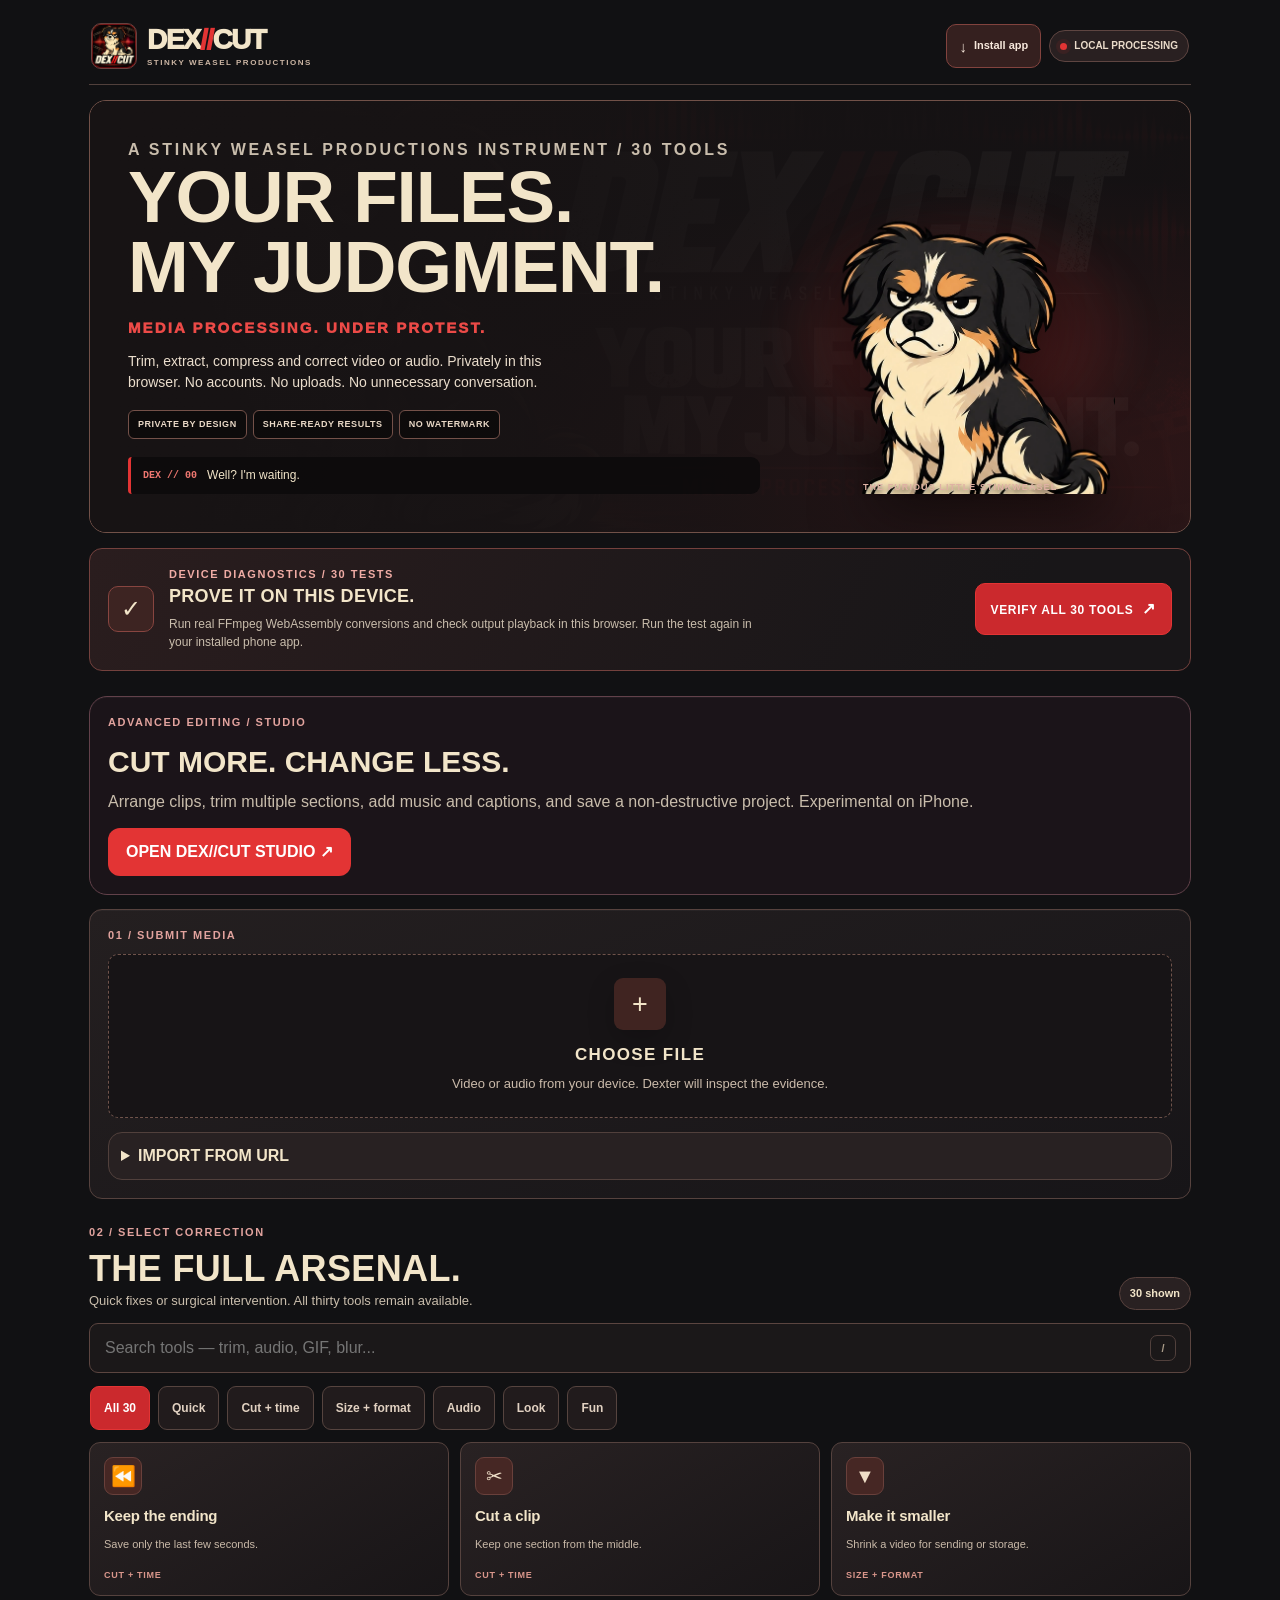
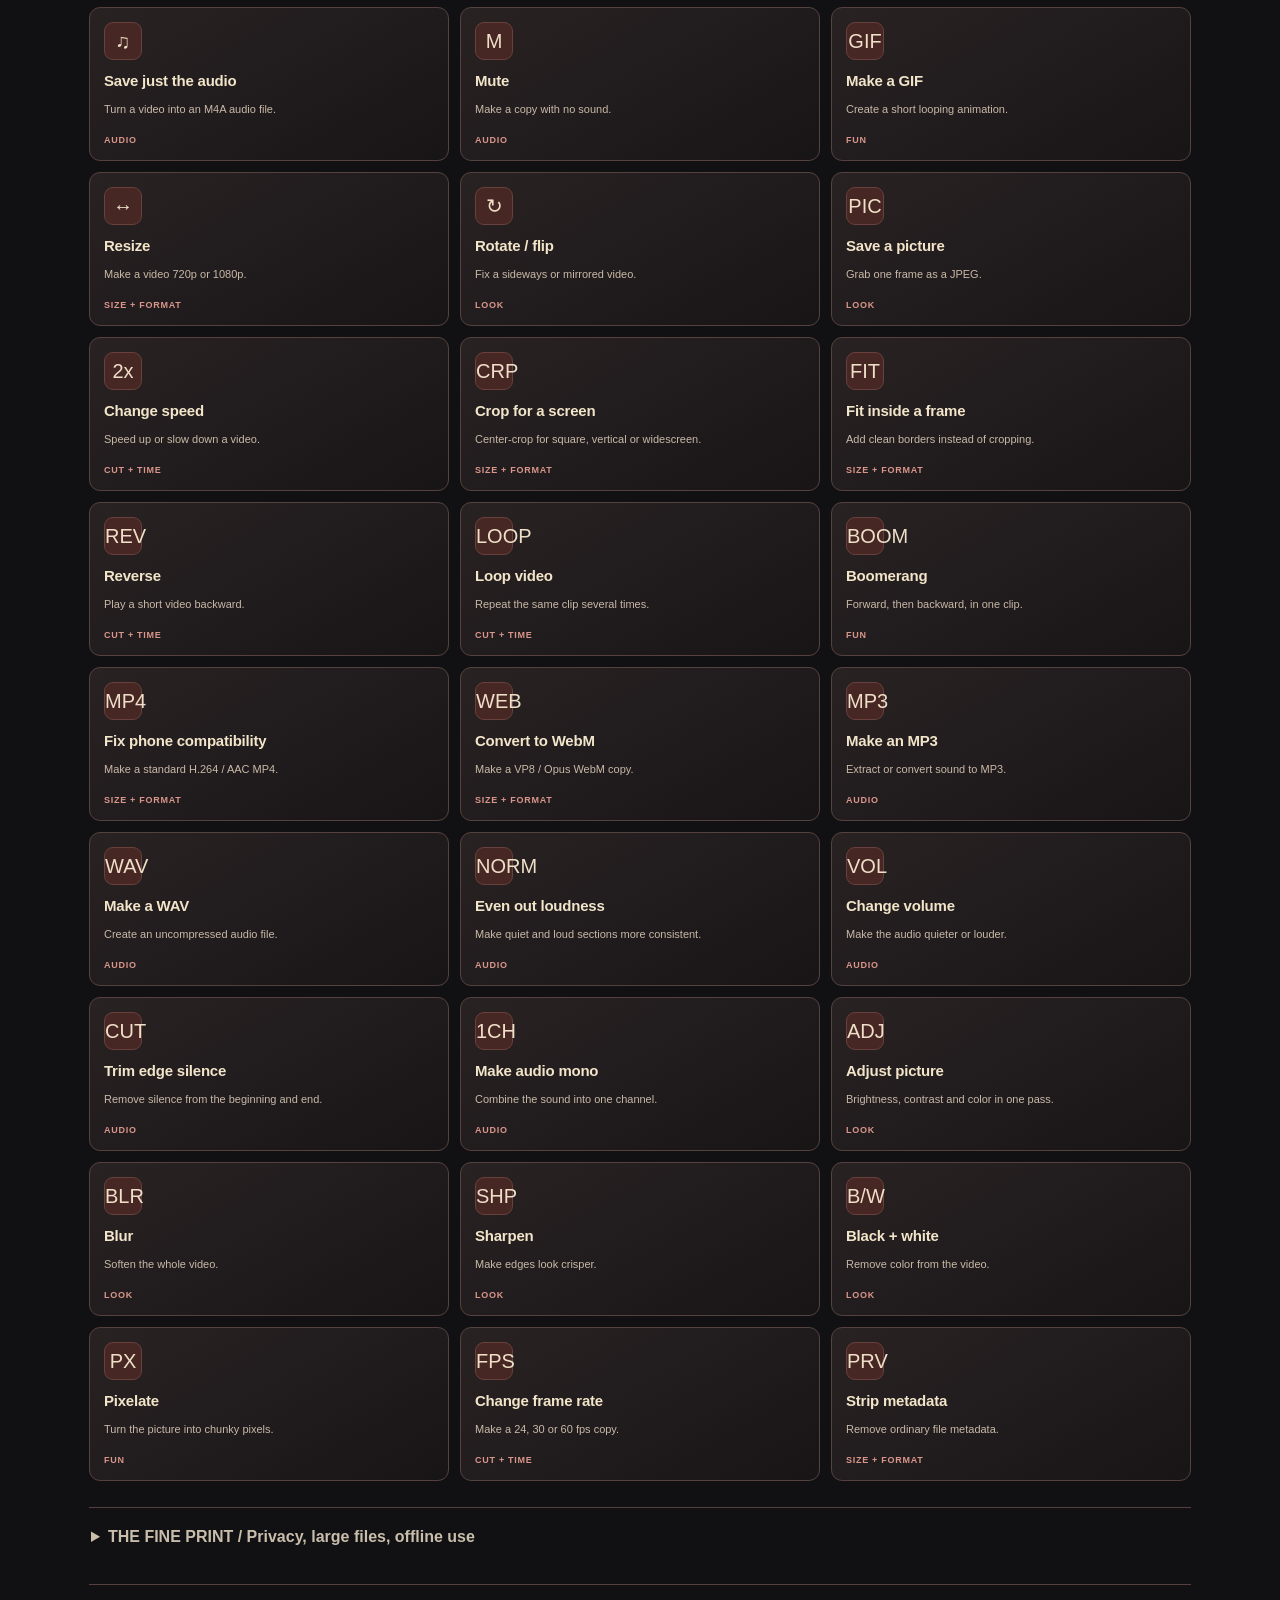
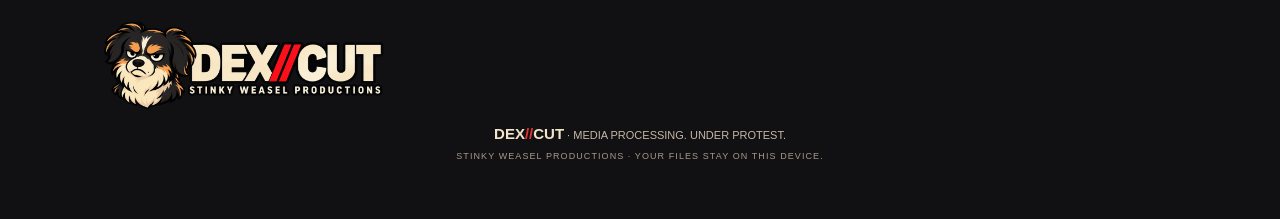
<file: index.html>
<!doctype html>
<html lang="en">
<head>
<meta charset="utf-8">
<meta name="viewport" content="width=device-width,initial-scale=1,viewport-fit=cover">
<meta name="theme-color" content="#111113">
<meta name="apple-mobile-web-app-capable" content="yes">
<meta name="apple-mobile-web-app-status-bar-style" content="black-translucent">
<meta name="apple-mobile-web-app-title" content="DEX//CUT">
<meta name="application-name" content="DEX//CUT">
<meta name="description" content="DEX//CUT: 30 private media tools. Your files. My judgment. Local browser processing under protest.">
<link rel="manifest" href="manifest.json">
<meta property="og:title" content="DEX//CUT — Your files. My judgment.">
<meta property="og:description" content="Thirty private media tools. Media processing under protest.">
<meta property="og:image" content="https://westkitty.github.io/FFMPEG_POCKET/assets/dexcut-poster-v2.webp">
<meta name="twitter:card" content="summary_large_image">
<link rel="icon" href="favicon-64-v2.png" sizes="64x64" type="image/png">
<link rel="icon" href="icon-192-v2.png" sizes="192x192" type="image/png">
<link rel="apple-touch-icon" href="apple-touch-icon-v2.png" sizes="180x180">
<meta name="mobile-web-app-capable" content="yes">
<title>DEX//CUT — Your files. My judgment.</title>
<style>
:root{
  color-scheme:dark;
  --bg:#08080a;--bg2:#0c0c10;--panel:#121216;--panel2:#18181e;--panel3:#1e1e25;
  --ink:#f7f7f8;--muted:#aaaab5;--faint:#70707c;--line:#2b2b34;--line2:#3a3a45;
  --red:#ff3b30;--red2:#c9251d;--redSoft:rgba(255,59,48,.13);--green:#3ddc84;
  --amber:#ffb340;--blue:#69a7ff;--purple:#a78bfa;
  --shadow:0 26px 90px rgba(0,0,0,.48);--shadow2:0 12px 38px rgba(0,0,0,.34);
  --radius:22px;--ease:cubic-bezier(.2,.85,.22,1);
  --safe-top:max(14px,env(safe-area-inset-top));--safe-bottom:max(22px,env(safe-area-inset-bottom));
  --safe-left:max(14px,env(safe-area-inset-left));--safe-right:max(14px,env(safe-area-inset-right));
}
*{box-sizing:border-box}
html{background:var(--bg);scroll-behavior:smooth}
body{margin:0;min-height:100svh;background:var(--bg);color:var(--ink);font:16px/1.42 -apple-system,BlinkMacSystemFont,"SF Pro Text","Segoe UI",sans-serif;-webkit-text-size-adjust:100%;overflow-x:hidden}
body::before{content:"";position:fixed;inset:0;z-index:-3;background:
 radial-gradient(circle at 85% 8%,rgba(255,59,48,.14),transparent 28rem),
 radial-gradient(circle at 10% 44%,rgba(105,167,255,.07),transparent 25rem),
 linear-gradient(180deg,#09090b,#070709 70%);pointer-events:none}
body::after{content:"";position:fixed;inset:0;z-index:-2;opacity:.22;pointer-events:none;background-image:linear-gradient(rgba(255,255,255,.025) 1px,transparent 1px),linear-gradient(90deg,rgba(255,255,255,.025) 1px,transparent 1px);background-size:28px 28px;mask-image:linear-gradient(to bottom,rgba(0,0,0,.7),transparent 75%)}
button,input,select{font:inherit}button{touch-action:manipulation;border:0;color:inherit;background:none}button,input,select{font-size:16px}.hidden{display:none!important}
button:focus-visible,input:focus-visible,select:focus-visible,a:focus-visible{outline:3px solid rgba(105,167,255,.72);outline-offset:3px}
.app{width:min(920px,100%);margin:0 auto;padding:var(--safe-top) var(--safe-right) calc(42px + var(--safe-bottom)) var(--safe-left)}
.topbar{display:flex;align-items:center;justify-content:space-between;gap:12px;padding:3px 2px 18px}.brand{display:flex;align-items:center;gap:10px;font-weight:900;letter-spacing:-.03em}.brandmark{width:28px;height:28px;border-radius:9px;background:var(--red);position:relative;box-shadow:0 8px 24px rgba(255,59,48,.2)}.brandmark::before,.brandmark::after{content:"";position:absolute;left:6px;right:6px;height:3px;border-radius:3px;background:#fff}.brandmark::before{top:7px;box-shadow:0 6px 0 #fff}.brandmark::after{bottom:5px;width:9px}.localchip{display:inline-flex;align-items:center;gap:7px;padding:8px 10px;border:1px solid rgba(61,220,132,.24);border-radius:999px;background:rgba(61,220,132,.07);color:#92f0b7;font-size:11px;font-weight:850;white-space:nowrap}.localchip::before{content:"";width:7px;height:7px;border-radius:50%;background:var(--green);box-shadow:0 0 0 4px rgba(61,220,132,.08)}
.hero{display:grid;grid-template-columns:minmax(0,1fr) 170px;gap:22px;align-items:center;padding:18px 2px 28px}.heroCopy{min-width:0}.eyebrow{margin:0 0 10px;color:#ff837b;font-size:11px;letter-spacing:.16em;text-transform:uppercase;font-weight:900}.hero h1{font-size:clamp(38px,9vw,68px);line-height:.93;letter-spacing:-.06em;margin:0 0 15px;max-width:720px;text-wrap:balance}.hero p{margin:0;color:var(--muted);font-size:16px;max-width:640px}.heroStats{display:flex;flex-wrap:wrap;gap:8px;margin-top:18px}.heroStat{padding:7px 9px;border:1px solid var(--line);border-radius:10px;background:rgba(18,18,22,.72);color:#c7c7ce;font-size:11px;font-weight:760}
.coreVisual{width:160px;height:160px;position:relative;display:grid;place-items:center;justify-self:end}.coreRing{position:absolute;border:1px solid rgba(255,59,48,.28);border-radius:50%;animation:ringSpin 16s linear infinite}.coreRing.r1{inset:10px;border-style:dashed}.coreRing.r2{inset:28px;border-color:rgba(105,167,255,.28);animation-direction:reverse;animation-duration:11s}.coreRing.r3{inset:47px;border-color:rgba(255,255,255,.15);animation-duration:7s}.coreCenter{width:52px;height:52px;border-radius:17px;background:linear-gradient(145deg,#ff5148,#c51f18);display:grid;place-items:center;box-shadow:0 0 0 10px rgba(255,59,48,.06),0 16px 40px rgba(255,59,48,.24);font-weight:950;letter-spacing:-.08em}.corePulse{position:absolute;inset:55px;border-radius:50%;box-shadow:0 0 0 0 rgba(255,59,48,.26);animation:corePulse 2.4s ease-out infinite}
@keyframes ringSpin{to{transform:rotate(360deg)}}@keyframes corePulse{0%{box-shadow:0 0 0 0 rgba(255,59,48,.28)}70%,100%{box-shadow:0 0 0 24px rgba(255,59,48,0)}}
body.processing .coreRing{animation-duration:3s}body.processing .corePulse{animation-duration:1s}
.step{font-size:11px;text-transform:uppercase;letter-spacing:.14em;color:var(--faint);font-weight:900;margin:0 0 10px}.panel{background:linear-gradient(180deg,rgba(20,20,25,.96),rgba(15,15,19,.96));border:1px solid var(--line);border-radius:var(--radius);box-shadow:0 1px 0 rgba(255,255,255,.025) inset}
.filePanel{padding:16px;margin:0 0 24px;position:relative;overflow:hidden}.filePanel::after{content:"";position:absolute;left:0;right:0;top:0;height:2px;background:linear-gradient(90deg,transparent,var(--red),transparent);transform:translateX(-100%);opacity:0}.filePanel.hasFile::after{animation:scan 1s var(--ease)}@keyframes scan{0%{transform:translateX(-100%);opacity:0}15%{opacity:1}100%{transform:translateX(100%);opacity:0}}
.filepick{position:relative;display:grid;place-items:center;text-align:center;min-height:150px;border:1px dashed #484853;border-radius:17px;padding:22px;background:#101014;cursor:pointer;overflow:hidden;transition:border-color .2s var(--ease),transform .2s var(--ease),background .2s var(--ease)}.filepick:active{transform:scale(.992)}.filepick:hover{border-color:#646471;background:#131318}.filepick input{position:absolute;inset:0;opacity:0;width:100%;height:100%;cursor:pointer}.fileicon{width:52px;height:52px;border-radius:16px;display:grid;place-items:center;background:#24242b;font-size:27px;margin-bottom:10px;box-shadow:0 10px 28px rgba(0,0,0,.2)}.filepick strong{font-size:18px}.filepick span{color:var(--muted);font-size:13px;margin-top:4px}
.filecard{display:grid;grid-template-columns:82px minmax(0,1fr) auto;gap:13px;align-items:center}.thumb{width:82px;height:82px;border-radius:16px;background:#09090b;overflow:hidden;display:grid;place-items:center;color:var(--muted);border:1px solid #25252b}.thumb video,.thumb img{width:100%;height:100%;object-fit:cover}.filetext{min-width:0}.filetext strong{display:block;white-space:nowrap;overflow:hidden;text-overflow:ellipsis;font-size:16px}.filetext span{display:block;color:var(--muted);font-size:12px;margin-top:4px}.change{padding:11px 12px;border:1px solid var(--line);border-radius:12px;background:#202026;font-weight:800;transition:.15s}.change:active{transform:scale(.97)}.warning{margin-top:12px;border-radius:13px;padding:11px 12px;background:#2a2111;color:#ffd38a;font-size:13px;border:1px solid #56401a}
.library{padding:2px 0 8px}.libraryHead{display:flex;align-items:end;justify-content:space-between;gap:16px;margin-bottom:13px}.libraryHead h2{font-size:29px;line-height:1;margin:0 0 5px;letter-spacing:-.045em}.libraryHead p{margin:0;color:var(--muted);font-size:13px}.toolCount{flex:none;padding:8px 10px;border:1px solid var(--line);border-radius:999px;color:#d2d2d7;font-size:11px;font-weight:850;background:#111115}
.searchWrap{position:relative;margin-bottom:11px}.searchWrap input{width:100%;height:50px;border:1px solid var(--line);border-radius:15px;background:#101014;color:var(--ink);padding:0 44px 0 15px}.searchWrap::after{content:"/";position:absolute;right:15px;top:50%;transform:translateY(-50%);width:24px;height:24px;border:1px solid var(--line);border-radius:7px;display:grid;place-items:center;color:var(--faint);font-size:11px;font-weight:900}
.chips{display:flex;gap:8px;overflow-x:auto;padding:2px 1px 12px;scrollbar-width:none}.chips::-webkit-scrollbar{display:none}.chip{flex:0 0 auto;min-height:38px;padding:0 13px;border:1px solid var(--line);border-radius:999px;background:#101014;color:#b7b7c0;font-size:12px;font-weight:800;transition:.18s}.chip.active{background:#241313;border-color:#7a2924;color:#fff}.chip:active{transform:scale(.97)}
.jobs{display:grid;grid-template-columns:repeat(3,minmax(0,1fr));gap:10px}.job{min-height:144px;text-align:left;border:1px solid var(--line);border-radius:18px;padding:14px;background:linear-gradient(180deg,#141419,#101014);display:flex;flex-direction:column;gap:10px;position:relative;overflow:hidden;transition:transform .2s var(--ease),border-color .2s var(--ease),box-shadow .2s var(--ease),background .2s var(--ease);opacity:0;transform:translateY(12px) scale(.985)}.job.revealed{opacity:1;transform:none}.job::after{content:"";position:absolute;inset:auto 12px 9px 12px;height:1px;background:linear-gradient(90deg,var(--red),transparent);opacity:0;transform:scaleX(.25);transform-origin:left;transition:.2s}.job:hover{border-color:#454550;transform:translateY(-2px);box-shadow:var(--shadow2)}.job:hover::after{opacity:.7;transform:scaleX(1)}.job:active{transform:scale(.985)}.job.selected{border-color:#7b2b26;background:#211312}.job.unavailable{opacity:.36;filter:saturate(.5)}.job.unavailable:hover{transform:none;box-shadow:none}.job .icon{width:38px;height:38px;border-radius:12px;background:#24242b;display:grid;place-items:center;font-size:20px}.job strong{font-size:15px;letter-spacing:-.015em}.job span{font-size:11px;color:var(--muted);line-height:1.35}.job .tag{margin-top:auto;font-size:9px;color:#8f8f99;letter-spacing:.08em;text-transform:uppercase;font-weight:900}.emptyTools{grid-column:1/-1;text-align:center;padding:30px 16px;border:1px dashed var(--line);border-radius:18px;color:var(--muted)}
.resultHub{margin-top:24px;padding:16px;overflow:hidden}.resultTop{display:flex;align-items:center;justify-content:space-between;gap:12px;margin-bottom:12px}.resultTop h2{font-size:25px;margin:0;letter-spacing:-.04em}.successPill{display:inline-flex;align-items:center;gap:6px;padding:7px 9px;border-radius:999px;background:rgba(61,220,132,.08);border:1px solid rgba(61,220,132,.23);color:#8eebb2;font-size:10px;font-weight:900;text-transform:uppercase;letter-spacing:.08em}.previewFrame{background:#070709;border:1px solid #25252c;border-radius:18px;overflow:hidden;min-height:180px;display:grid;place-items:center}.previewFrame video,.previewFrame img{display:block;width:100%;max-height:520px;object-fit:contain;background:#000}.audioFrame{width:100%;padding:28px 18px;display:grid;gap:18px}.audioViz{height:90px;display:flex;align-items:center;justify-content:center;gap:5px}.audioViz i{display:block;width:5px;border-radius:999px;background:linear-gradient(to top,var(--red),#ff8a83);animation:barDance 1.2s ease-in-out infinite alternate;transform-origin:center}.audioViz i:nth-child(2n){animation-duration:.9s}.audioViz i:nth-child(3n){animation-duration:1.45s}.audioViz i:nth-child(1){height:24%}.audioViz i:nth-child(2){height:62%}.audioViz i:nth-child(3){height:39%}.audioViz i:nth-child(4){height:80%}.audioViz i:nth-child(5){height:53%}.audioViz i:nth-child(6){height:92%}.audioViz i:nth-child(7){height:44%}.audioViz i:nth-child(8){height:72%}.audioViz i:nth-child(9){height:35%}.audioViz i:nth-child(10){height:64%}.audioFrame audio{width:100%}@keyframes barDance{to{transform:scaleY(.48);opacity:.72}}
.resultMeta{display:flex;flex-wrap:wrap;gap:7px;margin:12px 0}.metaPill{padding:7px 9px;border:1px solid var(--line);border-radius:999px;background:#111115;color:#bcbcc5;font-size:11px}.resultActions{display:grid;grid-template-columns:1.2fr 1fr 1fr;gap:9px}.actionPrimary,.actionSecondary{min-height:50px;border-radius:14px;font-weight:860;padding:10px 12px}.actionPrimary{background:var(--red)}.actionSecondary{background:#202026;border:1px solid var(--line)}.continueRow{margin-top:10px;display:flex;gap:8px;overflow-x:auto;padding-bottom:2px;scrollbar-width:none}.continueRow::-webkit-scrollbar{display:none}.continueRow button{flex:0 0 auto;padding:9px 11px;border-radius:11px;border:1px solid var(--line);background:#111116;color:#c8c8cf;font-size:11px;font-weight:790}
.more{margin-top:18px;border-top:1px solid var(--line);padding-top:8px}.more summary{cursor:pointer;color:var(--muted);font-weight:750;padding:10px 2px}.more p{color:var(--muted);font-size:13px;margin:8px 2px}.footer{color:#696974;font-size:11px;text-align:center;padding:28px 6px 0}
.toolDialog{padding:0;border:0;background:transparent;color:inherit;width:min(720px,calc(100vw - 14px));max-width:none;max-height:none;position:fixed;inset:auto 0 0 0;margin:0 auto max(7px,env(safe-area-inset-bottom));overflow:visible}.toolDialog::backdrop{background:rgba(0,0,0,.68);backdrop-filter:blur(8px)}.toolSheet{max-height:calc(100svh - max(20px,env(safe-area-inset-top)));overflow:auto;overscroll-behavior:contain;border-radius:28px;background:linear-gradient(180deg,#1a1a20,#101014 78%);border:1px solid #383842;box-shadow:var(--shadow);padding:18px 18px calc(18px + env(safe-area-inset-bottom));position:relative}.sheetGrab{width:42px;height:5px;border-radius:999px;background:#4a4a55;margin:0 auto 13px}.sheetClose{position:absolute;right:14px;top:14px;width:38px;height:38px;border-radius:50%;background:#292930;border:1px solid #3a3a43;font-size:20px;display:grid;place-items:center;z-index:2}.sheetHeader{padding-right:44px}.sheetKicker{display:flex;align-items:center;gap:8px;color:#ff847d;font-size:10px;font-weight:900;letter-spacing:.13em;text-transform:uppercase;margin-bottom:7px}.sheetHeader h2{font-size:34px;line-height:1;margin:0 0 7px;letter-spacing:-.05em}.sheetHeader p{margin:0;color:var(--muted);font-size:14px}.sourceChip{display:flex;align-items:center;gap:8px;margin:14px 0 0;padding:9px 10px;border:1px solid var(--line);border-radius:12px;background:#111115;color:#b9b9c2;font-size:12px;min-width:0}.sourceChip strong{overflow:hidden;text-overflow:ellipsis;white-space:nowrap}.sourceChip .sourceDot{width:8px;height:8px;border-radius:50%;background:var(--green);flex:none}.sourceChip.missing .sourceDot{background:var(--amber)}
.configPane{margin-top:17px}.fields{display:grid;grid-template-columns:1fr 1fr;gap:12px}.field{min-width:0}.field.full{grid-column:1/-1}.field label{display:flex;align-items:center;justify-content:space-between;gap:10px;font-weight:780;font-size:12px;margin-bottom:6px}.field label output{color:#ff8a83;font-variant-numeric:tabular-nums}.field input,.field select{width:100%;min-height:50px;border:1px solid #3b3b45;background:#0e0e12;color:var(--ink);border-radius:13px;padding:10px 12px}.field input[type=range]{padding:0 2px;accent-color:var(--red)}.field small{display:block;color:var(--muted);font-size:11px;margin-top:5px}.noOptions{padding:14px;border:1px dashed var(--line);border-radius:13px;color:var(--muted);font-size:13px}.compatMessage{padding:13px;border-radius:14px;background:#2b2110;border:1px solid #594119;color:#ffd18a;font-size:13px;margin-top:15px}.sheetActions{position:sticky;bottom:-1px;margin:18px -18px -18px;padding:12px 18px calc(10px + env(safe-area-inset-bottom));background:linear-gradient(to bottom,rgba(16,16,20,0),rgba(16,16,20,.96) 26%,#101014 46%);display:grid;grid-template-columns:1fr auto;gap:9px}.sheetRun{min-height:58px;border-radius:16px;background:var(--red);font-size:18px;font-weight:930}.sheetRun:disabled{opacity:.34}.sheetRun:active{background:var(--red2)}.sheetGhost{min-width:58px;border-radius:16px;background:#24242a;border:1px solid var(--line);font-weight:800}.sheetHint{text-align:center;color:var(--muted);font-size:11px;margin-top:7px;grid-column:1/-1}
.processPane{margin-top:18px}.processCard{border:1px solid var(--line);border-radius:18px;background:#0c0c10;padding:17px;overflow:hidden;position:relative}.processCard::before{content:"";position:absolute;inset:0;background:linear-gradient(100deg,transparent 25%,rgba(255,255,255,.035) 50%,transparent 75%);transform:translateX(-120%);animation:shimmer 1.8s linear infinite}.processIcon{width:52px;height:52px;border-radius:17px;display:grid;place-items:center;background:#251513;border:1px solid #5c2824;color:#ff7b73;font-size:22px;margin-bottom:13px;animation:processPulse 1.35s ease-in-out infinite}.processCard h3{font-size:23px;margin:0 0 5px;letter-spacing:-.035em}.processCard p{color:var(--muted);font-size:13px;margin:0}.progressTrack{height:8px;background:#26262d;border-radius:999px;overflow:hidden;margin-top:16px}.progressBar{height:100%;width:0%;background:linear-gradient(90deg,var(--red),#ff857d);transition:width .15s linear}.processFoot{display:flex;align-items:center;justify-content:space-between;gap:10px;margin-top:9px;color:var(--faint);font-size:11px}.cancelRun{margin-top:13px;width:100%;min-height:46px;border-radius:13px;background:#222228;border:1px solid var(--line);font-weight:800}@keyframes shimmer{to{transform:translateX(120%)}}@keyframes processPulse{50%{transform:scale(.94);box-shadow:0 0 0 10px rgba(255,59,48,.04)}}
.sheetResult{margin-top:18px}.sheetResult .previewFrame{margin-top:12px}.resultHeadline{display:flex;align-items:center;gap:10px}.resultCheck{width:40px;height:40px;border-radius:13px;background:#153523;border:1px solid #2f6748;color:#8ceab0;display:grid;place-items:center;font-size:20px}.resultHeadline h3{font-size:25px;margin:0;letter-spacing:-.04em}.resultHeadline p{margin:2px 0 0;color:var(--muted);font-size:12px}.sheetResultActions{display:grid;grid-template-columns:1.2fr 1fr;gap:9px;margin-top:12px}.sheetResultActions button{min-height:49px;border-radius:14px;font-weight:850}.sheetResultActions .primary{background:var(--red)}.sheetResultActions .secondary{background:#222228;border:1px solid var(--line)}.errorBox{margin-top:14px;padding:13px;border-radius:14px;background:#241313;border:1px solid #5f2925;color:#ffaba5;font-size:13px}.techDetails{text-align:left;margin-top:12px}.techDetails summary{cursor:pointer;color:var(--muted);font-weight:780}.techDetails pre{white-space:pre-wrap;word-break:break-word;color:#c8c8cf;font:11px/1.45 ui-monospace,SFMono-Regular,Menlo,monospace;background:#08080a;border-radius:12px;padding:12px;max-height:210px;overflow:auto}
.toast{position:fixed;left:50%;bottom:calc(18px + env(safe-area-inset-bottom));transform:translateX(-50%) translateY(18px);background:#f2f2f4;color:#111;padding:10px 14px;border-radius:999px;font-weight:850;font-size:13px;opacity:0;pointer-events:none;transition:.18s;z-index:1000;box-shadow:0 8px 34px rgba(0,0,0,.3)}.toast.show{opacity:1;transform:translateX(-50%) translateY(0)}
@media(max-width:760px){.hero{grid-template-columns:1fr}.coreVisual{display:none}.jobs{grid-template-columns:1fr 1fr}.libraryHead h2{font-size:27px}.resultActions{grid-template-columns:1fr 1fr}.resultActions .actionPrimary{grid-column:1/-1}.toolDialog{width:calc(100vw - 10px)}}
@media(max-width:480px){.app{padding-left:max(11px,env(safe-area-inset-left));padding-right:max(11px,env(safe-area-inset-right))}.hero{padding-top:10px}.hero h1{font-size:clamp(38px,12vw,58px)}.jobs{gap:8px}.job{min-height:138px;padding:12px}.fields{grid-template-columns:1fr}.field.full{grid-column:auto}.filecard{grid-template-columns:72px minmax(0,1fr)}.thumb{width:72px;height:72px}.change{grid-column:1/-1}.resultActions,.sheetResultActions{grid-template-columns:1fr}.resultActions .actionPrimary{grid-column:auto}.localchip{font-size:10px;padding:7px 8px}.toolSheet{padding:16px 14px calc(14px + env(safe-area-inset-bottom))}.sheetActions{margin-left:-14px;margin-right:-14px;margin-bottom:-14px;padding-left:14px;padding-right:14px}}
.topActions{display:flex;align-items:center;gap:8px}.installBtn{min-height:38px;padding:8px 12px;border-radius:999px;border:1px solid rgba(255,59,48,.34);background:rgba(255,59,48,.10);color:#ff938d;font-size:11px;font-weight:900;display:inline-flex;align-items:center;gap:7px;transition:transform .18s var(--ease),background .18s,border-color .18s}.installBtn:hover{background:rgba(255,59,48,.16);border-color:rgba(255,59,48,.55)}.installBtn:active{transform:scale(.96)}.installBtn.installed{color:#92f0b7;background:rgba(61,220,132,.08);border-color:rgba(61,220,132,.24)}.installBtn:disabled{opacity:.82}.installGlyph{font-size:15px;line-height:1}
.installDialog{border:0;padding:0;background:transparent;color:var(--ink);width:min(540px,calc(100% - 24px));max-height:calc(100dvh - 24px)}.installDialog::backdrop{background:rgba(0,0,0,.72);backdrop-filter:blur(9px)}.installSheet{position:relative;background:linear-gradient(180deg,#1b1b21,#111115);border:1px solid #383842;border-radius:26px;padding:22px;box-shadow:var(--shadow);overflow:hidden}.installSheet::before{content:"";position:absolute;inset:0 auto auto 0;width:100%;height:2px;background:linear-gradient(90deg,transparent,var(--red),transparent)}.installAppIcon{width:72px;height:72px;border-radius:20px;box-shadow:0 14px 34px rgba(0,0,0,.36);margin-bottom:16px}.installClose{position:absolute;right:14px;top:14px;width:40px;height:40px;border-radius:50%;background:#25252c;color:#d6d6db;font-size:24px;display:grid;place-items:center}.installSheet h2{font-size:30px;line-height:1;margin:0 44px 10px 0;letter-spacing:-.045em}.installSheet>p{color:var(--muted);margin:0 0 18px}.installSteps{display:grid;gap:10px;counter-reset:install;margin:0 0 18px;padding:0;list-style:none}.installSteps li{counter-increment:install;display:grid;grid-template-columns:34px 1fr;gap:10px;align-items:center;padding:11px 12px;border:1px solid var(--line);border-radius:14px;background:#15151a;color:#d9d9de}.installSteps li::before{content:counter(install);width:30px;height:30px;border-radius:10px;display:grid;place-items:center;background:var(--redSoft);color:#ff8f88;font-weight:950}.installActions{display:grid;grid-template-columns:1fr;gap:9px}.installActions button{min-height:50px;border-radius:14px;font-weight:900}.installPrimary{background:var(--red);color:white}.installSecondary{background:#25252c;border:1px solid var(--line)}.installHint{font-size:11px;color:var(--faint);margin-top:12px;text-align:center}
@media(max-width:520px){.topActions .localchip{display:none}.installBtn{padding:8px 10px}.installSheet{padding:20px 16px calc(18px + env(safe-area-inset-bottom));border-radius:24px 24px 0 0}.installDialog{width:100%;max-width:none;margin:auto 0 0 0;max-height:92dvh}.installDialog[open]{position:fixed;inset:auto 0 0 0}.installSheet h2{font-size:27px}}
/* A diagnostic is deliberately opt-in: media work should never start automatically. */
.checkTrigger{cursor:pointer;color:#ff938d;border-color:rgba(255,59,48,.35);transition:background .2s}.checkTrigger:hover{background:var(--redSoft)}
.verifySheet{max-height:min(88dvh,840px);overflow:auto}.verifySheet .installAppIcon{display:none}.verifyActions{display:flex;gap:8px;flex-wrap:wrap;margin:12px 0}.verifyActions button{flex:1;min-height:48px;padding:9px 12px;border-radius:12px;font-size:13px;font-weight:900}.verifyActions button:disabled{opacity:.4}.verifyRun{background:var(--red);color:#fff}.verifyCancel{background:#292932}.verifyCopy{background:#24242a}.verifyList{display:grid;gap:6px;max-height:36dvh;overflow:auto;padding-right:4px}.verifyEntry{display:grid;grid-template-columns:28px 1fr auto;gap:8px;align-items:center;border:1px solid var(--line);border-radius:10px;padding:8px 10px;font-size:12px}.verifyEntry .pass{color:#86eab0}.verifyEntry .fail{color:#ff9b91}.verifyProgress{height:6px;background:#2e2e35;border-radius:999px;overflow:hidden;margin-bottom:10px}.verifyProgress>i{display:block;height:100%;background:var(--red);width:0%;transition:width .2s}.verifyStatus{color:var(--muted);margin-bottom:10px;font-size:13px}.verifyFoot{font-size:11px;color:var(--faint);line-height:1.5;margin-top:8px}
@media(max-width:360px){.jobs{grid-template-columns:1fr}.localchip{display:none}}
@media(prefers-reduced-motion:reduce){html{scroll-behavior:auto}.coreRing,.corePulse,.processCard::before,.processIcon,.audioViz i{animation:none!important}.job{opacity:1;transform:none}.toolSheet,.job,.chip,.toast,.progressBar{transition-duration:.01ms!important}}
body.reduceAmbient .coreRing,body.reduceAmbient .corePulse{animation-play-state:paused}
.urlImport{margin-top:14px;padding:12px;border:1px solid var(--line);border-radius:14px;background:var(--panel2)}.urlImport summary{cursor:pointer;font-weight:800;color:var(--ink)}.urlImport form{display:grid;gap:10px;margin-top:12px}.urlImport label{font-size:.88rem}.urlImport input[type=url]{width:100%;min-height:44px;box-sizing:border-box;border:1px solid var(--line2);border-radius:9px;padding:10px;background:var(--bg);color:var(--ink)}.urlImport p{color:var(--muted);font-size:.84rem;overflow-wrap:anywhere}.urlImportActions{display:flex;gap:8px;flex-wrap:wrap}.urlImportActions button{min-height:44px;padding:8px 14px;border-radius:9px}.urlImport progress{width:100%}
</style>
<link rel="stylesheet" href="./dexcut.css">
<link rel="stylesheet" href="./dexcut-waveform.css">
</head>
<body data-dex-mood="idle">
<main class="app">
  <header class="topbar">
    <div class="brand" aria-label="DEX//CUT by Stinky Weasel Productions"><span class="brandIcon dexAsset dexIdle" aria-hidden="true"></span><span class="brandWord">DEX<span class="brandSlash">//</span>CUT<small>STINKY WEASEL PRODUCTIONS</small></span></div>
    <div class="topActions">
      <button class="installBtn" id="installBtn" type="button" aria-haspopup="dialog"><span class="installGlyph" aria-hidden="true">↓</span><span id="installLabel">Install app</span></button>
      <div class="localchip" title="Your selected files are processed locally">LOCAL PROCESSING</div>
    </div>
  </header>

  <section class="hero" aria-labelledby="heroTitle">
    <div class="heroCopy">
      <p class="eyebrow">A STINKY WEASEL PRODUCTIONS INSTRUMENT / 30 TOOLS</p>
      <h1 id="heroTitle"><span>YOUR FILES.</span><span>MY JUDGMENT.</span></h1>
      <p class="heroTag">MEDIA PROCESSING. UNDER PROTEST.</p>
      <p class="heroDescription">Trim, extract, compress and correct video or audio. Privately in this browser. No accounts. No uploads. No unnecessary conversation.</p>
      <div class="heroStats"><span class="heroStat">PRIVATE BY DESIGN</span><span class="heroStat">SHARE-READY RESULTS</span><span class="heroStat">NO WATERMARK</span></div>
      <div class="dexVerdict" aria-live="polite" aria-atomic="true"><span class="dexSignal" aria-hidden="true">DEX // 00</span><span id="dexLine">Well? I'm waiting.</span></div>
    </div>
    <div class="coreVisual" aria-hidden="true"><span class="dexHalo"></span><span id="dexMascot" class="dexAsset dexIdle moodSprite"></span><span class="dexCaption">THE FURIOUS LITTLE STINKWEASEL</span></div>
  </section>
  <aside class="deviceGate" aria-labelledby="deviceGateTitle">
    <div class="deviceGateMark" aria-hidden="true">✓</div>
    <div class="deviceGateCopy"><div class="step">DEVICE DIAGNOSTICS / 30 TESTS</div><h2 id="deviceGateTitle">PROVE IT ON THIS DEVICE.</h2><p>Run real FFmpeg WebAssembly conversions and check output playback in this browser. Run the test again in your installed phone app.</p></div>
    <button class="deviceGateAction checkTrigger" id="verifyOpen" type="button" aria-haspopup="dialog" aria-controls="verifyDialog">VERIFY ALL 30 TOOLS <span aria-hidden="true">↗</span></button>
  </aside>

  <section class="panel" aria-label="DEX CUT Studio editor" style="margin:14px 0;padding:18px;border:1px solid #62414a;border-radius:18px;background:#1b1419">
    <div class="step">ADVANCED EDITING / STUDIO</div>
    <h2 style="margin:8px 0;font-size:clamp(22px,6vw,30px)">CUT MORE. CHANGE LESS.</h2>
    <p style="color:var(--muted);margin:0 0 14px">Arrange clips, trim multiple sections, add music and captions, and save a non-destructive project. Experimental on iPhone.</p>
    <a href="./studio.html" style="display:inline-flex;align-items:center;justify-content:center;min-height:48px;padding:12px 18px;border-radius:12px;background:var(--red);color:#fff;text-decoration:none;font-weight:850">OPEN DEX//CUT STUDIO ↗</a>
  </section>

  <section class="panel filePanel" id="filePanel">
    <div class="step">01 / SUBMIT MEDIA</div>
    <label class="filepick" id="filePick">
      <input id="fileInput" type="file" accept="video/*,audio/*,.mov,.mp4,.m4v,.mkv,.webm,.avi,.mp3,.m4a,.aac,.wav,.flac,.ogg,.opus,.gif">
      <div class="fileicon">+</div>
      <strong>CHOOSE FILE</strong>
      <span>Video or audio from your device. Dexter will inspect the evidence.</span>
    </label>
    <div id="fileCard" class="filecard hidden">
      <div class="thumb" id="thumb">&gt;</div>
      <div class="filetext"><strong id="fileName"></strong><span id="fileMeta"></span></div>
      <button class="change" id="changeFile" type="button">Change file</button>
    </div>
    <div id="fileWarning" class="warning hidden"></div>
    <div class="dc-wave-mount" role="region" id="sourceTimeline" aria-label="Source media waveform and playback"></div>
  </section>

  <section class="library" id="library">
    <div class="libraryHead">
      <div><div class="step">02 / SELECT CORRECTION</div><h2>THE FULL ARSENAL.</h2><p>Quick fixes or surgical intervention. All thirty tools remain available.</p></div>
      <div class="toolCount"><span id="visibleCount">10</span> shown</div>
    </div>
    <div class="searchWrap"><label for="toolSearch" class="sr-only">Search all media tools</label><input id="toolSearch" type="search" inputmode="search" autocomplete="off" placeholder="Search tools — trim, audio, GIF, blur..."></div>
    <div class="chips" id="chips" aria-label="Tool categories"></div>
    <div class="jobs" id="jobs"></div>
  </section>

  <section class="panel resultHub hidden" id="resultHub" aria-live="polite">
    <div class="resultTop"><div><div class="step">03 / THE VERDICT</div><h2 id="hubTitle">Acceptable. Barely.</h2></div><span class="successPill">Ready</span></div>
    <div class="previewFrame" id="hubPreview"></div>
    <div class="dc-wave-mount" role="region" id="hubResultTimeline" aria-label="Processed media waveform"></div>
    <div class="resultMeta" id="hubMeta"></div>
    <div class="resultActions">
      <button class="actionPrimary" data-action="share" type="button">Share result</button>
      <button class="actionSecondary" data-action="save" type="button">Save result</button>
      <button class="actionSecondary" data-action="use-result" type="button">Keep editing it</button>
    </div>
    <div class="continueRow" id="continueRow"></div>
  </section>

  <details class="more">
    <summary>THE FINE PRINT / Privacy, large files, offline use</summary>
    <p>The selected media is copied into the browser media engine and processed locally. This page does not upload the selected file to a server.</p>
    <p>Short clips and ordinary phone videos are safest. Very large files can exceed iPhone browser memory. Keep Chrome open while a job runs.</p>
    <p>The first run downloads the browser media engine. Chrome can cache it afterward, and the page can be added to the Home Screen.</p>
  </details>
  <div class="footer"><img class="footerWordmark" src="./assets/dexcut-wordmark-v2.webp" width="300" height="100" loading="lazy" decoding="async" alt="" aria-hidden="true"><strong>DEX<span>//</span>CUT</strong> · MEDIA PROCESSING. UNDER PROTEST.<small>STINKY WEASEL PRODUCTIONS · YOUR FILES STAY ON THIS DEVICE.</small></div>
</main>

<dialog class="toolDialog" id="toolDialog" aria-labelledby="sheetTitle">
  <div class="toolSheet" id="toolSheet">
    <div class="sheetGrab" aria-hidden="true"></div>
    <button class="sheetClose" id="sheetClose" type="button" aria-label="Close tool">&times;</button>
    <div class="sheetHeader">
      <div class="sheetBrand"><span class="dexAsset dexIdle moodSprite" aria-hidden="true"></span><span>DEX // CASE FILE<b id="sheetVerdict">What have you brought me?</b></span></div>
      <div class="sheetKicker"><span id="sheetIcon" aria-hidden="true"></span><span id="sheetCategory"></span></div>
      <h2 id="sheetTitle"></h2>
      <p id="sheetDesc"></p>
      <div class="sourceChip missing" id="sourceChip"><span class="sourceDot"></span><strong id="sourceChipText">Choose a file before running</strong></div>
    </div>

    <div class="configPane" id="configPane">
      <div class="fields" id="fields"></div>
      <div class="dc-wave-mount hidden" role="region" id="toolTimeline" aria-label="Visual time selection editor"></div>
      <div class="compatMessage hidden" id="compatMessage"></div>
      <div class="sheetActions">
        <button class="sheetRun" id="sheetRun" type="button" disabled>RUN TOOL</button>
        <button class="sheetGhost" id="sheetPickFile" type="button" aria-label="Choose media">+</button>
        <div class="sheetHint" id="sheetHint">Choose a file to run this tool.</div>
      </div>
    </div>

    <div class="processPane hidden" id="processPane" aria-live="polite">
      <div class="processCard">
        <span class="processDex dexAsset dexProcessing" aria-hidden="true"></span>
        <div class="processIcon" aria-hidden="true">&gt;&gt;</div>
        <h3 id="processTitle">Preparing media engine</h3>
        <p id="processText">Keep Chrome open while this finishes.</p>
        <div class="progressTrack"><div class="progressBar" id="progressBar"></div></div>
        <div class="processFoot"><span id="processStage">Starting</span><span id="processPercent">0%</span></div>
      </div>
      <button class="cancelRun" id="cancelRun" type="button">Cancel</button>
    </div>

    <div class="sheetResult hidden" id="sheetResult" aria-live="polite">
      <div class="resultHeadline"><span class="dexAsset dexIdle moodSprite" aria-hidden="true"></span><div class="resultCheck" id="resultCheck">&#10003;</div><div><h3 id="sheetResultTitle">Done</h3><p id="sheetResultText"></p></div></div>
      <div class="previewFrame" id="sheetPreview"></div>
      <div class="dc-wave-mount" role="region" id="sheetResultTimeline" aria-label="Processed media waveform"></div>
      <div class="resultMeta" id="sheetMeta"></div>
      <div class="errorBox hidden" id="errorBox" role="alert"></div>
      <button class="errorDiagnostics hidden" id="copyError" type="button">Copy diagnostic report</button>
      <div class="sheetResultActions" id="sheetResultActions">
        <button class="primary" data-action="share" type="button">Share result</button>
        <button class="secondary" data-action="save" type="button">Save result</button>
        <button class="secondary" data-action="use-result" type="button">Keep editing it</button>
        <button class="secondary hidden" data-action="retry" type="button">Adjust and retry</button>
        <button class="secondary" data-action="close-result" type="button">Back to tools</button>
      </div>
      <details class="techDetails hidden" id="errorDetails"><summary>Technical details</summary><pre id="logText"></pre></details>
    </div>
  </div>
</dialog>

<dialog class="installDialog" id="installDialog" aria-labelledby="installTitle">
  <div class="installSheet">
    <button class="installClose" id="installClose" type="button" aria-label="Close install instructions">×</button>
    <img class="installAppIcon" src="icon-192-v2.png" width="58" height="58" alt="">
    <p class="eyebrow">DEX//CUT / INSTALLATION</p>
    <h2 id="installTitle">Install on this device</h2>
    <p id="installCopy">Install DEX//CUT for one-tap access and a standalone window.</p>
    <ol class="installSteps" id="installSteps"></ol>
    <div class="installActions">
      <button class="installPrimary hidden" id="installNative" type="button">Install now</button>
      <button class="installSecondary" id="installDone" type="button">Got it</button>
    </div>
    <div class="installHint" id="installHint">Your media still stays on this device after installation.</div>
  </div>
</dialog>

<dialog class="installDialog" id="verifyDialog" aria-labelledby="verifyTitle">
  <div class="installSheet verifySheet">
    <button class="installClose" id="verifyClose" type="button" aria-label="Close device check">×</button>
    <p class="eyebrow">DEX//CUT / DEVICE VERIFICATION</p>
    <h2 id="verifyTitle">PUT ALL 30 TO THE TEST.</h2>
    <p>Dexter demands proof. Synthetic media runs through this device's actual FFmpeg engine and its output is decoded here. No personal files or uploads.</p>
    <div class="verifyStatus" id="verifyStatus" aria-live="polite">Ready. Run this once after installing the Home Screen app.</div>
    <div class="verifyProgress"><i id="verifyBar"></i></div>
    <div class="verifyActions">
      <button class="verifyRun" id="verifyRun" type="button">Run 30 tests</button>
      <button class="verifyCancel" id="verifyCancel" type="button" disabled>Cancel</button>
      <button class="verifyCopy" id="verifyCopy" type="button" disabled>Copy report</button>
    </div>
    <div class="verifyList" id="verifyList" role="log" aria-label="Device test results"></div>
    <div class="verifyFoot">Proof is device- and session-specific. A PASS covers this sample only, not large files, every codec, or other devices. On iPhone, test the installed app separately. Keep this screen active.</div>
  </div>
</dialog>

<div class="toast" id="toast"></div>
<script src="./dexcut-waveform.js"></script>
<script defer src="./dexcut-url-import.js"></script>
<script>
(() => {
'use strict';
const $=s=>document.querySelector(s);
const jobsEl=$('#jobs'),chipsEl=$('#chips'),searchEl=$('#toolSearch'),visibleCount=$('#visibleCount');
const fileInput=$('#fileInput'),filePanel=$('#filePanel'),filePick=$('#filePick'),fileCard=$('#fileCard'),fileName=$('#fileName'),fileMeta=$('#fileMeta'),fileWarning=$('#fileWarning'),thumb=$('#thumb');
const toolDialog=$('#toolDialog'),toolSheet=$('#toolSheet'),sheetClose=$('#sheetClose'),sheetIcon=$('#sheetIcon'),sheetCategory=$('#sheetCategory'),sheetTitle=$('#sheetTitle'),sheetDesc=$('#sheetDesc'),sourceChip=$('#sourceChip'),sourceChipText=$('#sourceChipText');
const configPane=$('#configPane'),fieldsEl=$('#fields'),compatMessage=$('#compatMessage'),sheetRun=$('#sheetRun'),sheetPickFile=$('#sheetPickFile'),sheetHint=$('#sheetHint');
const processPane=$('#processPane'),processTitle=$('#processTitle'),processText=$('#processText'),progressBar=$('#progressBar'),processStage=$('#processStage'),processPercent=$('#processPercent'),cancelRun=$('#cancelRun');
const sheetResult=$('#sheetResult'),resultCheck=$('#resultCheck'),sheetResultTitle=$('#sheetResultTitle'),sheetResultText=$('#sheetResultText'),sheetPreview=$('#sheetPreview'),sheetMeta=$('#sheetMeta'),errorBox=$('#errorBox'),errorDetails=$('#errorDetails'),logText=$('#logText');
const resultHub=$('#resultHub'),hubTitle=$('#hubTitle'),hubPreview=$('#hubPreview'),hubMeta=$('#hubMeta'),continueRow=$('#continueRow'),toastEl=$('#toast');
const reduceMotion=window.matchMedia('(prefers-reduced-motion: reduce)');
const DEX_MESSAGES={
 idle:"Well? I'm waiting.",
 selected:"Let's see what you've brought me.",
 processing:"Correcting your mistakes.",
 success:"Acceptable. Barely.",
 failure:"This file has offended me.",
 cancelled:"Cancellation acknowledged."
};
function dexMood(state){
 const text=DEX_MESSAGES[state]||DEX_MESSAGES.idle;
 const heroMessage=$('#dexLine'),sheetMessage=$('#sheetVerdict');
 if(heroMessage)heroMessage.textContent=text;
 if(sheetMessage)sheetMessage.textContent=text;
 const asset=state==='processing'?'dexProcessing':state==='failure'?'dexError':'dexIdle';
 for(const el of document.querySelectorAll('.moodSprite')){
   el.classList.remove('dexIdle','dexProcessing','dexError','dexExhausted');
   el.classList.add(asset);
 }
 document.body.dataset.dexMood=state;
}
const installBtn=$('#installBtn'),installLabel=$('#installLabel'),installDialog=$('#installDialog'),installClose=$('#installClose'),installDone=$('#installDone'),installNative=$('#installNative'),installTitle=$('#installTitle'),installCopy=$('#installCopy'),installSteps=$('#installSteps'),installHint=$('#installHint');
let deferredInstallPrompt=null;
let sourceFile=null,sourceURL='',selectedJob=null,resultFile=null,resultURL='',engine=null,engineLoading=null,lastLogs=[],activeCategory='all',searchTerm='',lastCard=null,runSerial=0,cancelled=false;
let sourceMediaInfo={audio:null,video:null,duration:null,width:null,height:null};

const CATEGORIES=[
  ['all','All 30'],['quick','Quick'],['time','Cut + time'],['size','Size + format'],['audio','Audio'],['look','Look'],['fun','Fun']
];

const JOBS=[
  {id:'ending',icon:'\u23ea',title:'Keep the ending',desc:'Save only the last few seconds.',about:'Choose how much of the end you want to keep.',category:'time',quick:true,kind:'media',fields:[{k:'seconds',label:'Keep the last',type:'number',value:10,min:1,max:600,suffix:'seconds'}]},
  {id:'clip',icon:'\u2702',title:'Cut a clip',desc:'Keep one section from the middle.',about:'Choose where the clip starts and how long it lasts.',category:'time',quick:true,kind:'media',fields:[{k:'start',label:'Start at',type:'number',value:0,min:0,max:99999,suffix:'seconds'},{k:'length',label:'Clip length',type:'number',value:10,min:1,max:3600,suffix:'seconds'}]},
  {id:'smaller',icon:'\u25bc',title:'Make it smaller',desc:'Shrink a video for sending or storage.',about:'Balanced is a good default. Smaller saves more space but takes longer.',category:'size',quick:true,kind:'video',fields:[{k:'size',label:'How small?',type:'select',value:'balanced',options:[['balanced','Balanced - recommended'],['small','Smaller file'],['tiny','Much smaller']]}]},
  {id:'audio',icon:'\u266b',title:'Save just the audio',desc:'Turn a video into an M4A audio file.',about:'Useful for voice clips, music, or anything where you only need the sound.',category:'audio',quick:true,kind:'media',fields:[]},
  {id:'mute',icon:'M',title:'Mute',desc:'Make a copy with no sound.',about:'The picture stays the same; the audio track is removed.',category:'audio',quick:false,kind:'video',fields:[]},
  {id:'gif',icon:'GIF',title:'Make a GIF',desc:'Create a short looping animation.',about:'Shorter GIFs finish much faster on a phone.',category:'fun',quick:true,kind:'video',fields:[{k:'start',label:'Start at',type:'number',value:0,min:0,max:99999,suffix:'seconds'},{k:'length',label:'GIF length',type:'number',value:4,min:1,max:20,suffix:'seconds'}]},
  {id:'resize',icon:'\u2194',title:'Resize',desc:'Make a video 720p or 1080p.',about:'The original shape is preserved without stretching.',category:'size',quick:true,kind:'video',fields:[{k:'size',label:'Target size',type:'select',value:'720',options:[['720','720p - faster'],['1080','1080p - larger']]}]},
  {id:'rotate',icon:'\u21bb',title:'Rotate / flip',desc:'Fix a sideways or mirrored video.',about:'Choose the direction you want the picture moved.',category:'look',quick:true,kind:'video',fields:[{k:'mode',label:'Change',type:'select',value:'right',options:[['right','Rotate right'],['left','Rotate left'],['hflip','Flip left / right'],['vflip','Flip top / bottom']]}]},
  {id:'picture',icon:'PIC',title:'Save a picture',desc:'Grab one frame as a JPEG.',about:'Choose the exact moment you want as a still image.',category:'look',quick:true,kind:'video',fields:[{k:'time',label:'Moment',type:'number',value:1,min:0,max:99999,suffix:'seconds'}]},
  {id:'speed',icon:'2x',title:'Change speed',desc:'Speed up or slow down a video.',about:'Audio and video stay synchronized.',category:'time',quick:true,kind:'video',fields:[{k:'speed',label:'Speed',type:'select',value:'2',options:[['0.25','Quarter speed'],['0.5','Half speed'],['0.75','0.75x'],['1.25','1.25x faster'],['1.5','1.5x faster'],['2','2x faster'],['3','3x faster']]}]},

  {id:'crop',icon:'CRP',title:'Crop for a screen',desc:'Center-crop for square, vertical or widescreen.',about:'Pick a common shape. The tool fills that frame and trims the extra edges.',category:'size',quick:false,kind:'video',fields:[{k:'ratio',label:'Frame shape',type:'select',value:'9x16',options:[['9x16','Vertical 9:16'],['1x1','Square 1:1'],['16x9','Widescreen 16:9'],['4x5','Portrait 4:5']]}]},
  {id:'fitframe',icon:'FIT',title:'Fit inside a frame',desc:'Add clean borders instead of cropping.',about:'The whole video stays visible. Empty space is filled with black.',category:'size',quick:false,kind:'video',fields:[{k:'ratio',label:'Frame shape',type:'select',value:'9x16',options:[['9x16','Vertical 9:16'],['1x1','Square 1:1'],['16x9','Widescreen 16:9'],['4x5','Portrait 4:5']]}]},
  {id:'reverse',icon:'REV',title:'Reverse',desc:'Play a short video backward.',about:'Reverse needs to hold frames in memory, so short clips work best on iPhone. The result is muted for reliability.',category:'time',quick:false,kind:'video',warning:'Best for short clips. Long reverse jobs can use a lot of browser memory.',fields:[]},
  {id:'loop',icon:'LOOP',title:'Loop video',desc:'Repeat the same clip several times.',about:'Choose how many total plays you want in the finished file.',category:'time',quick:false,kind:'video',fields:[{k:'count',label:'Total plays',type:'select',value:'2',options:[['2','2 times'],['3','3 times'],['5','5 times']]}]},
  {id:'boomerang',icon:'BOOM',title:'Boomerang',desc:'Forward, then backward, in one clip.',about:'Creates a smooth forward-and-reverse loop. The result is muted for reliability.',category:'fun',quick:false,kind:'video',warning:'Best for short clips because the reverse half is memory-heavy.',fields:[]},
  {id:'compat',icon:'MP4',title:'Fix phone compatibility',desc:'Make a standard H.264 / AAC MP4.',about:'Useful when a video will not play or share cleanly on another device.',category:'size',quick:true,kind:'video',fields:[]},
  {id:'webm',icon:'WEB',title:'Convert to WebM',desc:'Make a VP8 / Opus WebM copy.',about:'Useful for browser-oriented projects. This can be slower than MP4 on iPhone.',category:'size',quick:false,kind:'video',fields:[]},
  {id:'mp3',icon:'MP3',title:'Make an MP3',desc:'Extract or convert sound to MP3.',about:'Works with either a video or an audio file.',category:'audio',quick:false,kind:'media',fields:[]},
  {id:'wav',icon:'WAV',title:'Make a WAV',desc:'Create an uncompressed audio file.',about:'WAV files are large but broadly compatible and useful for editing.',category:'audio',quick:false,kind:'media',fields:[]},
  {id:'normalize',icon:'NORM',title:'Even out loudness',desc:'Make quiet and loud sections more consistent.',about:'Uses broadcast-style loudness normalization and keeps video unchanged when possible.',category:'audio',quick:false,kind:'media',fields:[]},
  {id:'volume',icon:'VOL',title:'Change volume',desc:'Make the audio quieter or louder.',about:'Pick a simple volume multiplier.',category:'audio',quick:false,kind:'media',fields:[{k:'amount',label:'Volume',type:'select',value:'1.5',options:[['0.25','Very quiet'],['0.5','Half volume'],['1.25','A little louder'],['1.5','Louder'],['2','Twice as loud']]}]},
  {id:'silence',icon:'CUT',title:'Trim edge silence',desc:'Remove silence from the beginning and end.',about:'Useful for voice notes, recordings, and clips with dead air.',category:'audio',quick:false,kind:'media',fields:[]},
  {id:'mono',icon:'1CH',title:'Make audio mono',desc:'Combine the sound into one channel.',about:'Helpful for voice recordings and files where stereo is unnecessary.',category:'audio',quick:false,kind:'media',fields:[]},
  {id:'color',icon:'ADJ',title:'Adjust picture',desc:'Brightness, contrast and color in one pass.',about:'Use the sliders lightly. The previewed result can be played immediately after processing.',category:'look',quick:false,kind:'video',fields:[{k:'brightness',label:'Brightness',type:'range',value:0,min:-0.5,max:0.5,step:0.05},{k:'contrast',label:'Contrast',type:'range',value:1,min:0.5,max:2,step:0.05},{k:'saturation',label:'Color',type:'range',value:1,min:0,max:2.5,step:0.05}]},
  {id:'blur',icon:'BLR',title:'Blur',desc:'Soften the whole video.',about:'Choose a light, medium or strong blur.',category:'look',quick:false,kind:'video',fields:[{k:'strength',label:'Blur strength',type:'select',value:'medium',options:[['soft','Soft'],['medium','Medium'],['strong','Strong']]}]},
  {id:'sharpen',icon:'SHP',title:'Sharpen',desc:'Make edges look crisper.',about:'A restrained sharpen can help soft phone footage.',category:'look',quick:false,kind:'video',fields:[{k:'strength',label:'Sharpen',type:'select',value:'mild',options:[['mild','Mild'],['strong','Strong']]}]},
  {id:'bw',icon:'B/W',title:'Black + white',desc:'Remove color from the video.',about:'Creates a clean grayscale version while keeping the sound.',category:'look',quick:false,kind:'video',fields:[]},
  {id:'pixelate',icon:'PX',title:'Pixelate',desc:'Turn the picture into chunky pixels.',about:'A deliberately blocky effect for jokes, privacy, or style.',category:'fun',quick:false,kind:'video',fields:[{k:'blocks',label:'Pixel size',type:'select',value:'16',options:[['8','Small pixels'],['16','Medium pixels'],['24','Big pixels']]}]},
  {id:'fps',icon:'FPS',title:'Change frame rate',desc:'Make a 24, 30 or 60 fps copy.',about:'Useful for standardizing footage before another edit.',category:'time',quick:false,kind:'video',fields:[{k:'fps',label:'Frame rate',type:'select',value:'30',options:[['24','24 fps'],['30','30 fps'],['60','60 fps']]}]},
  {id:'metadata',icon:'PRV',title:'Strip metadata',desc:'Remove ordinary file metadata.',about:'Makes a clean copy without embedded title, comment, chapter or similar metadata.',category:'size',quick:false,kind:'media',fields:[]}
];

const values={};
for(const j of JOBS){values[j.id]={};for(const f of j.fields)values[j.id][f.k]=f.value;}

function esc(s){return String(s??'').replace(/[&<>"']/g,c=>({'&':'&amp;','<':'&lt;','>':'&gt;','"':'&quot;',"'":'&#39;'}[c]))}
function fmtBytes(n){if(!Number.isFinite(n))return '';const u=['B','KB','MB','GB'];let i=0,v=n;while(v>=1024&&i<u.length-1){v/=1024;i++}return (v>=10||i===0?v.toFixed(0):v.toFixed(1))+' '+u[i]}
function toast(msg){toastEl.textContent=msg;toastEl.classList.add('show');setTimeout(()=>toastEl.classList.remove('show'),1800)}
function extOf(name){const m=/\.([A-Za-z0-9]+)$/.exec(name||'');return m?m[1].toLowerCase():'bin'}
function stemOf(name){return (name||'media').replace(/\.[^.]+$/,'').replace(/[^A-Za-z0-9._ -]+/g,'').slice(0,70)||'media'}
function safeInputName(){return 'input.'+extOf(sourceFile?.name)}
function inputLooksVideo(){return !!sourceFile&&(sourceFile.type.startsWith('video/')||/\.(mp4|mov|m4v|mkv|webm|avi)$/i.test(sourceFile.name))}
function inputLooksAudio(){return !!sourceFile&&(sourceFile.type.startsWith('audio/')||/\.(mp3|m4a|aac|wav|flac|ogg|opus)$/i.test(sourceFile.name))}
const AUDIO_REQUIRED=new Set(['audio','mp3','wav','normalize','volume','silence','mono']);
function jobAllowed(job){return (job.kind!=='video'||inputLooksVideo())&&(!AUDIO_REQUIRED.has(job.id)||sourceMediaInfo.audio!==false)}
function jobBlockReason(job){return job.kind==='video'&&!inputLooksVideo()?'Needs video':AUDIO_REQUIRED.has(job.id)&&sourceMediaInfo.audio===false?'No audio track':'Unavailable'}
function ratioSize(v){return ({'9x16':[720,1280],'1x1':[720,720],'16x9':[1280,720],'4x5':[720,900]})[v]||[720,1280]}
function mimeFor(name){const e=extOf(name);return ({mp4:'video/mp4',m4a:'audio/mp4',gif:'image/gif',jpg:'image/jpeg',jpeg:'image/jpeg',png:'image/png',mp3:'audio/mpeg',wav:'audio/wav',webm:'video/webm',mov:'video/quicktime',mkv:'video/x-matroska',ogg:'audio/ogg',opus:'audio/ogg',aac:'audio/aac',flac:'audio/flac'})[e]||'application/octet-stream'}
function outputName(job){const s=stemOf(sourceFile?.name),video=inputLooksVideo(),ext=extOf(sourceFile?.name);const map={
 ending:s+'-ending.'+(video?'mp4':'m4a'),clip:s+'-clip.'+(video?'mp4':'m4a'),smaller:s+'-smaller.mp4',audio:s+'-audio.m4a',mute:s+'-muted.mp4',gif:s+'.gif',resize:s+'-resized.mp4',rotate:s+'-fixed.mp4',picture:s+'.jpg',speed:s+'-speed.mp4',
 crop:s+'-cropped.mp4',fitframe:s+'-framed.mp4',reverse:s+'-reversed.mp4',loop:s+'-loop.mp4',boomerang:s+'-boomerang.mp4',compat:s+'-compatible.mp4',webm:s+'.webm',mp3:s+'.mp3',wav:s+'.wav',
 normalize:s+'-normalized.'+(video?'mp4':'m4a'),volume:s+'-volume.'+(video?'mp4':'m4a'),silence:s+'-trimmed.'+(video?'mp4':'m4a'),mono:s+'-mono.'+(video?'mp4':'m4a'),color:s+'-adjusted.mp4',blur:s+'-blurred.mp4',sharpen:s+'-sharpened.mp4',bw:s+'-bw.mp4',pixelate:s+'-pixelated.mp4',fps:s+'-'+values.fps.fps+'fps.mp4',metadata:s+'-clean.'+(ext||'mp4')
};return map[job.id]||s+'-result.bin'}

function renderChips(){chipsEl.innerHTML=CATEGORIES.map(([id,label])=>`<button class="chip${activeCategory===id?' active':''}" type="button" data-cat="${id}">${esc(label)}</button>`).join('');chipsEl.querySelectorAll('[data-cat]').forEach(b=>b.addEventListener('click',()=>{activeCategory=b.dataset.cat;renderChips();renderJobs();}));}
function filteredJobs(){const q=searchTerm.trim().toLowerCase();return JOBS.filter(j=>{const cat=activeCategory==='all'||(activeCategory==='quick'?j.quick:j.category===activeCategory);const hit=!q||(`${j.title} ${j.desc} ${j.about} ${j.category}`).toLowerCase().includes(q);return cat&&hit;});}
let revealObserver=null;
function revealCards(){if(reduceMotion.matches){jobsEl.querySelectorAll('.job').forEach(x=>x.classList.add('revealed'));return;}if(!revealObserver)revealObserver=new IntersectionObserver(entries=>entries.forEach(e=>{if(e.isIntersecting){e.target.classList.add('revealed');revealObserver.unobserve(e.target)}}),{threshold:.08});revealObserver.disconnect();jobsEl.querySelectorAll('.job').forEach((el,i)=>{el.style.transitionDelay=Math.min(i*20,180)+'ms';revealObserver.observe(el)});}
function renderJobs(){const list=filteredJobs();visibleCount.textContent=list.length;jobsEl.innerHTML=list.length?list.map(j=>{const allowed=!sourceFile||jobAllowed(j);return `<button class="job${selectedJob?.id===j.id?' selected':''}${allowed?'':' unavailable'}" type="button" data-job="${j.id}" aria-disabled="${allowed?'false':'true'}"><div class="icon">${esc(j.icon)}</div><strong>${esc(j.title)}</strong><span>${esc(j.desc)}</span><div class="tag">${allowed?esc(CATEGORIES.find(x=>x[0]===j.category)?.[1]||j.category):esc(jobBlockReason(j))}</div></button>`}).join(''):'<div class="emptyTools">No tools match that search.</div>';jobsEl.querySelectorAll('[data-job]').forEach(b=>b.addEventListener('click',()=>openTool(b.dataset.job,b)));requestAnimationFrame(revealCards);}
searchEl.addEventListener('input',()=>{searchTerm=searchEl.value;renderJobs()});

function renderFields(job){const v=values[job.id];fieldsEl.innerHTML=job.fields.map(f=>{if(f.type==='select')return `<div class="field"><label>${esc(f.label)}</label><select aria-label="${esc(f.label)}" data-key="${f.k}">${f.options.map(o=>`<option value="${o[0]}"${String(v[f.k])===String(o[0])?' selected':''}>${esc(o[1])}</option>`).join('')}</select></div>`;if(f.type==='range')return `<div class="field full"><label>${esc(f.label)} <output data-out="${f.k}">${esc(v[f.k])}</output></label><input aria-label="${esc(f.label)}" data-key="${f.k}" type="range" value="${esc(v[f.k])}" min="${f.min}" max="${f.max}" step="${f.step||1}"></div>`;return `<div class="field"><label>${esc(f.label)}</label><input aria-label="${esc(f.label)}" data-key="${f.k}" type="number" value="${esc(v[f.k])}" min="${f.min??0}" max="${f.max??999999}" step="${f.step??(['seconds','start','length','time'].includes(f.k)?0.1:1)}"><small>${esc(f.suffix||'')}</small></div>`}).join('')||'<div class="noOptions">No extra choices needed. This tool is ready as-is.</div>';fieldsEl.querySelectorAll('[data-key]').forEach(el=>el.addEventListener('input',()=>{values[job.id][el.dataset.key]=el.value;const out=fieldsEl.querySelector(`[data-out="${el.dataset.key}"]`);if(out)out.value=el.value;}));}
function updateSourceChip(){if(sourceFile){sourceChip.classList.remove('missing');sourceChipText.textContent=sourceFile.name;}else{sourceChip.classList.add('missing');sourceChipText.textContent='Choose a file before running';}}
function updateSheetRun(){if(!selectedJob)return;const allowed=sourceFile&&jobAllowed(selectedJob);sheetRun.disabled=!allowed;sheetHint.textContent=!sourceFile?'Choose a file first.':!jobAllowed(selectedJob)?sourceMediaInfo.audio===false&&AUDIO_REQUIRED.has(selectedJob.id)?'This file has no audio track. Choose a file with sound.':'This tool needs a video file.':selectedJob.warning||'The result stays on this device.';compatMessage.classList.toggle('hidden',!selectedJob.warning);compatMessage.textContent=selectedJob.warning||'';updateSourceChip();}
function openTool(id,card){const job=JOBS.find(j=>j.id===id);if(!job)return;dexMood('selected');selectedJob=job;lastCard=card;renderJobs();sheetIcon.textContent=job.icon;sheetCategory.textContent=CATEGORIES.find(x=>x[0]===job.category)?.[1]||job.category;sheetTitle.textContent=job.title;sheetDesc.textContent=job.about;renderFields(job);configPane.classList.remove('hidden');processPane.classList.add('hidden');sheetResult.classList.add('hidden');errorBox.classList.add('hidden');errorDetails.classList.add('hidden');updateSheetRun();if(!toolDialog.open)toolDialog.showModal();window.DexCutWaveform?.edit(job,values[job.id],fieldsEl);requestAnimationFrame(()=>animateSheetFrom(card));}
function animateSheetFrom(card){if(reduceMotion.matches||!card)return;const from=card.getBoundingClientRect(),to=toolSheet.getBoundingClientRect();const sx=Math.max(.2,Math.min(1,from.width/to.width)),sy=Math.max(.12,Math.min(1,from.height/to.height));const tx=(from.left+from.width/2)-(to.left+to.width/2),ty=(from.top+from.height/2)-(to.top+to.height/2);toolSheet.animate([{transform:`translate(${tx}px,${ty}px) scale(${sx},${sy})`,opacity:.3,borderRadius:'18px'},{transform:'translate(0,0) scale(1)',opacity:1,borderRadius:'28px'}],{duration:430,easing:'cubic-bezier(.18,.9,.22,1)',fill:'both'});}
async function closeTool(){if(!toolDialog.open)return;if(!reduceMotion.matches){const anim=toolSheet.animate([{transform:'translateY(0) scale(1)',opacity:1},{transform:'translateY(24px) scale(.985)',opacity:0}],{duration:170,easing:'ease-in',fill:'both'});try{await anim.finished}catch(_){}}toolDialog.close();window.DexCutWaveform?.clearTool();window.DexCutWaveform?.clearSheet();selectedJob=null;renderJobs();lastCard?.focus?.();}
sheetClose.addEventListener('click',closeTool);toolDialog.addEventListener('click',e=>{if(e.target===toolDialog)closeTool()});toolDialog.addEventListener('cancel',e=>{e.preventDefault();closeTool()});

function clearSourcePreview(){if(sourceURL){URL.revokeObjectURL(sourceURL);sourceURL=''}thumb.innerHTML='&gt;'}
function handleFile(file){window.DexCutWaveform?.shutdown();clearSourcePreview();sourceFile=file;sourceMediaInfo={audio:null,video:null,duration:null,width:null,height:null};filePanel.classList.add('hasFile');filePick.classList.add('hidden');fileCard.classList.remove('hidden');fileName.textContent=file.name;fileMeta.textContent=fmtBytes(file.size)+(file.type?' / '+file.type:'');fileWarning.classList.add('hidden');if(file.size>250*1024*1024){fileWarning.textContent=file.size>600*1024*1024?'This is very large for an iPhone browser and may run out of memory. A shorter or smaller file is safer.':'Large files can be slow and may exceed iPhone browser memory. Keep Chrome open while it works.';fileWarning.classList.remove('hidden');}sourceURL=URL.createObjectURL(file);if(file.type.startsWith('video/'))thumb.innerHTML=`<video src="${sourceURL}" muted playsinline preload="metadata"></video>`;else if(file.type.startsWith('image/'))thumb.innerHTML=`<img src="${sourceURL}" alt="">`;else thumb.textContent='AUDIO';window.DexCutWaveform?.setSource(file,sourceURL);if(toolDialog.open&&selectedJob)window.DexCutWaveform?.edit(selectedJob,values[selectedJob.id],fieldsEl);renderJobs();updateSheetRun();}
document.addEventListener('dexcut:import-file',event=>{const file=event.detail?.file;if(file instanceof File)handleFile(file)});
fileInput.addEventListener('change',()=>{const f=fileInput.files?.[0];if(f)handleFile(f);fileInput.value=''});$('#changeFile').addEventListener('click',()=>fileInput.click());sheetPickFile.addEventListener('click',()=>fileInput.click());

class PocketFFmpeg{
  constructor(){this.worker=null;this.seq=1;this.pending=new Map();this.logs=[];this.progress=[];}
  onLog(cb){this.logs.push(cb)} offLog(cb){this.logs=this.logs.filter(f=>f!==cb)} onProgress(cb){this.progress.push(cb)}
  send(type,data,transfer=[]){if(!this.worker)return Promise.reject(new Error('engine not loaded'));return new Promise((resolve,reject)=>{const id=this.seq++;this.pending.set(id,{resolve,reject});this.worker.postMessage({id,type,data},transfer)})}
  async load(coreURL,wasmURL){if(this.worker)return;const workerSource=`
let ffmpeg=null;
self.onmessage=async(e)=>{const {id,type,data}=e.data;try{
 if(type!=='LOAD'&&!ffmpeg)throw new Error('engine not loaded');let out;
 if(type==='LOAD'){importScripts(data.coreURL);if(!self.createFFmpegCore)throw new Error('FFmpeg core failed to load');ffmpeg=await self.createFFmpegCore({mainScriptUrlOrBlob:data.coreURL+'#'+btoa(JSON.stringify({wasmURL:data.wasmURL,workerURL:''}))});ffmpeg.setLogger(d=>self.postMessage({type:'LOG',data:d}));ffmpeg.setProgress(d=>self.postMessage({type:'PROGRESS',data:d}));out=true;}
 else if(type==='EXEC'){ffmpeg.setTimeout(data.timeout??-1);ffmpeg.exec(...data.args);out=ffmpeg.ret;ffmpeg.reset();}
 else if(type==='WRITE'){ffmpeg.FS.writeFile(data.path,data.bytes);out=true;}
 else if(type==='READ'){out=ffmpeg.FS.readFile(data.path);}
 else if(type==='DELETE'){try{ffmpeg.FS.unlink(data.path)}catch(_e){}out=true;}
 else throw new Error('unknown command');
 if(out instanceof Uint8Array)self.postMessage({id,type,data:out},[out.buffer]);else self.postMessage({id,type,data:out});
}catch(err){self.postMessage({id,type:'ERROR',data:String(err&&err.message||err)})}}
`;
    const workerBlob=URL.createObjectURL(new Blob([workerSource],{type:'text/javascript'}));this.worker=new Worker(workerBlob);URL.revokeObjectURL(workerBlob);this.worker.onmessage=e=>{const {id,type,data}=e.data;if(type==='LOG'){this.logs.forEach(f=>f(data));return}if(type==='PROGRESS'){this.progress.forEach(f=>f(data));return}const p=this.pending.get(id);if(!p)return;this.pending.delete(id);if(type==='ERROR')p.reject(new Error(data));else p.resolve(data)};this.worker.onerror=e=>{this.failAll(new Error(e.message||'media worker crashed'))};await this.send('LOAD',{coreURL,wasmURL});}
  exec(args){return this.send('EXEC',{args,timeout:-1})} write(path,bytes){return this.send('WRITE',{path,bytes},[bytes.buffer])} read(path){return this.send('READ',{path})} del(path){return this.send('DELETE',{path})}
  failAll(err){for(const p of this.pending.values())p.reject(err);this.pending.clear()}
  terminate(reason='cancelled'){if(this.worker){this.failAll(new Error(reason));this.worker.terminate();this.worker=null;}}
}

async function blobURL(url,mime){const r=await fetch(url,{mode:'cors',cache:'force-cache'});if(!r.ok)throw new Error('Could not download the media engine ('+r.status+').');const b=await r.blob();return URL.createObjectURL(new Blob([b],{type:mime}))}
function setProgress(p,stage,text){const n=Math.max(0,Math.min(1,p));progressBar.style.width=Math.round(n*100)+'%';processPercent.textContent=Math.round(n*100)+'%';if(stage)processStage.textContent=stage;if(text)processText.textContent=text;}
let engineLoadToken=0,engineStartingWorker=null;
async function ensureEngine(){
  if(engine)return engine;
  if(engineLoading)return engineLoading;
  const token=engineLoadToken;
  const task=(async()=>{
    if(!('WebAssembly'in window)||!('Worker'in window))throw new Error('This browser is missing WebAssembly or Web Worker support.');
    processTitle.textContent='Loading the media engine';
    setProgress(.04,'Engine','First run downloads the browser engine.');
    const CORE='https://cdn.jsdelivr.net/npm/@ffmpeg/core@0.12.10/dist/umd';
    let coreBlob='',wasmBlob='',f=null;
    const active=()=>{if(token!==engineLoadToken)throw new Error('cancelled')};
    try{
      coreBlob=await blobURL(CORE+'/ffmpeg-core.js','text/javascript');
      active();setProgress(.22,'Engine','Loading the FFmpeg core.');
      wasmBlob=await blobURL(CORE+'/ffmpeg-core.wasm','application/wasm');
      active();setProgress(.58,'Engine','Starting the local media worker.');
      f=new PocketFFmpeg();engineStartingWorker=f;
      f.onLog(({message})=>{if(token===engineLoadToken){lastLogs.push(message);if(lastLogs.length>140)lastLogs.shift()}});
      f.onProgress(({progress})=>{if(token===engineLoadToken&&Number.isFinite(progress))setProgress(Math.max(.62,Math.min(.97,.62+progress*.35)),'Processing')});
      await f.load(coreBlob,wasmBlob);
      active();
      engine=f;
      setProgress(1,'Ready','Media engine ready.');
      return f;
    }catch(err){
      if(f&&f!==engine)f.terminate('startup abandoned');
      throw err;
    }finally{
      if(engineStartingWorker===f)engineStartingWorker=null;
      if(coreBlob)URL.revokeObjectURL(coreBlob);
      if(wasmBlob)URL.revokeObjectURL(wasmBlob);
    }
  })();
  engineLoading=task;
  try{return await task}finally{if(engineLoading===task)engineLoading=null}
}

function parseMediaInfo(logs){
  const text=logs.join('\n');
  const streams=text.split('\n').filter(line=>/Stream #\d+:\d+/.test(line));
  const videoLine=streams.find(line=>/\bVideo:/.test(line));
  const audioLine=streams.find(line=>/\bAudio:/.test(line));
  const durationMatch=text.match(/Duration:\s*(\d{2}):(\d{2}):(\d{2}(?:\.\d+)?)/);
  const resolution=videoLine?.match(/(?:^|[,\s])(\d{2,5})x(\d{2,5})(?=[,\s\[])/);
  return {
    video:!!videoLine,
    audio:!!audioLine,
    duration:durationMatch?Number(durationMatch[1])*3600+Number(durationMatch[2])*60+Number(durationMatch[3]):null,
    width:resolution?Number(resolution[1]):null,
    height:resolution?Number(resolution[2]):null,
    recognized:streams.length>0
  };
}
async function inspectMedia(f,input){
  const probeLogs=[];
  const collect=({message})=>probeLogs.push(message);
  f.onLog(collect);
  try{await f.exec(['-hide_banner','-i',input]);}finally{f.offLog(collect)} // Nonzero without an output target is expected.
  const info=parseMediaInfo(probeLogs);
  if(!info.recognized)throw new Error('Could not inspect the audio and video tracks in this file.');
  return info;
}
async function probeMedia(f,input){
  const info=await inspectMedia(f,input);
  sourceMediaInfo=info;
  renderJobs();updateSheetRun();
  return info;
}

function num(v,d){const n=Number(v);return Number.isFinite(n)?n:d}
function videoAudioFilter(af,input,output){return inputLooksVideo()?['-i',input,'-map','0:v:0','-map','0:a:0','-c:v','copy','-af',af,'-c:a','aac','-b:a','192k',output]:['-i',input,'-af',af,'-c:a','aac','-b:a','192k',output]}
function atempoChain(speed){const parts=[];let s=speed;while(s>2){parts.push('atempo=2');s/=2}while(s<.5){parts.push('atempo=0.5');s*=2}parts.push('atempo='+s.toFixed(4));return parts.join(',')}
function build(job,input,output){const v=values[job.id];switch(job.id){
case'ending':return ['-sseof','-'+Math.max(1,num(v.seconds,10)),'-i',input,'-t',String(Math.max(1,num(v.seconds,10))),'-map','0:v:0?','-map','0:a:0?','-c:v','libx264','-preset','ultrafast','-pix_fmt','yuv420p','-c:a','aac','-b:a','128k','-movflags','+faststart',output];
case'clip':return ['-i',input,'-ss',String(Math.max(0,num(v.start,0))),'-t',String(Math.max(1,num(v.length,10))),'-map','0:v:0?','-map','0:a:0?','-c:v','libx264','-preset','ultrafast','-pix_fmt','yuv420p','-c:a','aac','-b:a','128k','-movflags','+faststart',output];
case'smaller':{
  const size=v.size;
  const width=size==='tiny'?640:size==='small'?960:1280;
  const height=size==='tiny'?360:size==='small'?540:720;
  const factor=size==='tiny'?.32:size==='small'?.48:.68;
  const duration=sourceMediaInfo.duration;
  const sourceKbps=duration&&duration>0?sourceFile.size*8/duration/1000:750;
  const targetKbps=Math.max(80,Math.floor(sourceKbps*factor));
  const audioKbps=Math.min(96,Math.max(32,Math.floor(targetKbps*.23)));
  const videoKbps=Math.max(48,targetKbps-audioKbps);
  const scale=`scale=w=min(iw\\,${width}):h=min(ih\\,${height}):force_original_aspect_ratio=decrease:force_divisible_by=2`;
  return ['-i',input,'-vf',scale,'-c:v','libx264','-preset','ultrafast','-pix_fmt','yuv420p','-b:v',videoKbps+'k','-maxrate',videoKbps+'k','-bufsize',videoKbps*2+'k','-c:a','aac','-b:a',audioKbps+'k','-movflags','+faststart',output];
}
case'audio':return ['-i',input,'-vn','-c:a','aac','-b:a','192k',output];
case'mute':return ['-i',input,'-map','0:v:0','-c:v','copy','-an',output];
case'gif':return ['-ss',String(Math.max(0,num(v.start,0))),'-t',String(Math.min(20,Math.max(1,num(v.length,4)))),'-i',input,'-vf','fps=10,scale=480:-1:flags=lanczos','-loop','0',output];
case'resize':{const box=v.size==='1080'?'scale=1920:1080:force_original_aspect_ratio=decrease:force_divisible_by=2':'scale=1280:720:force_original_aspect_ratio=decrease:force_divisible_by=2';return ['-i',input,'-vf',box,'-c:v','libx264','-preset','ultrafast','-crf','24','-c:a','aac','-b:a','128k',output]}
case'rotate':{const filter=v.mode==='left'?'transpose=2':v.mode==='hflip'?'hflip':v.mode==='vflip'?'vflip':'transpose=1';return ['-i',input,'-vf',filter,'-c:v','libx264','-preset','ultrafast','-crf','23','-c:a','aac','-b:a','128k',output]}
case'picture':return ['-ss',String(Math.max(0,num(v.time,1))),'-i',input,'-frames:v','1','-q:v','2',output];
case'speed':{const s=num(v.speed,2),vf='setpts='+(1/s).toFixed(6)+'*PTS',af=atempoChain(s);return ['-i',input,'-vf',vf,'-af',af,'-c:v','libx264','-preset','ultrafast','-crf','23','-c:a','aac','-b:a','128k',output]}
case'crop':{const [w,h]=ratioSize(v.ratio);return ['-i',input,'-vf',`scale=${w}:${h}:force_original_aspect_ratio=increase,crop=${w}:${h}`,'-c:v','libx264','-preset','ultrafast','-crf','23','-c:a','aac','-b:a','128k',output]}
case'fitframe':{const [w,h]=ratioSize(v.ratio);return ['-i',input,'-vf',`scale=${w}:${h}:force_original_aspect_ratio=decrease,pad=${w}:${h}:(ow-iw)/2:(oh-ih)/2:black`,'-c:v','libx264','-preset','ultrafast','-crf','23','-c:a','aac','-b:a','128k',output]}
case'reverse':return ['-i',input,'-vf','reverse','-an','-c:v','libx264','-preset','ultrafast','-crf','23',output];
case'loop':return ['-stream_loop',String(Math.max(1,num(v.count,2)-1)),'-i',input,'-c:v','libx264','-preset','ultrafast','-crf','23','-c:a','aac','-b:a','128k',output];
case'boomerang':return ['-i',input,'-filter_complex','[0:v]split[vf][vr];[vr]reverse[rr];[vf][rr]concat=n=2:v=1:a=0[v]','-map','[v]','-an','-c:v','libx264','-preset','ultrafast','-crf','23',output];
case'compat':return ['-i',input,'-c:v','libx264','-preset','ultrafast','-crf','23','-pix_fmt','yuv420p','-c:a','aac','-b:a','160k','-movflags','+faststart',output];
case'webm':return ['-i',input,'-c:v','libvpx','-deadline','realtime','-cpu-used','8','-b:v','1M','-c:a','libopus','-b:a','96k',output];
case'mp3':return ['-i',input,'-vn','-c:a','libmp3lame','-q:a','2',output];
case'wav':return ['-i',input,'-vn','-c:a','pcm_s16le',output];
case'normalize':return videoAudioFilter('loudnorm=I=-16:LRA=11:TP=-1.5',input,output);
case'volume':return videoAudioFilter('volume='+num(v.amount,1.5),input,output);
case'silence':return videoAudioFilter('silenceremove=start_periods=1:start_duration=0.1:start_threshold=-50dB:stop_periods=-1:stop_duration=0.5:stop_threshold=-50dB',input,output);
case'mono':return inputLooksVideo()?['-i',input,'-map','0:v:0','-map','0:a:0','-c:v','copy','-ac','1','-c:a','aac','-b:a','160k',output]:['-i',input,'-ac','1','-c:a','aac','-b:a','160k',output];
case'color':{const filter=`eq=brightness=${num(v.brightness,0)}:contrast=${num(v.contrast,1)}:saturation=${num(v.saturation,1)}`;return ['-i',input,'-vf',filter,'-c:v','libx264','-preset','ultrafast','-crf','23','-c:a','aac','-b:a','128k',output]}
case'blur':{const sigma=v.strength==='soft'?3:v.strength==='strong'?12:7;return ['-i',input,'-vf','gblur=sigma='+sigma,'-c:v','libx264','-preset','ultrafast','-crf','23','-c:a','aac','-b:a','128k',output]}
case'sharpen':{const amount=v.strength==='strong'?'1.5':'0.7';return ['-i',input,'-vf',`unsharp=5:5:${amount}:5:5:0`,'-c:v','libx264','-preset','ultrafast','-crf','23','-c:a','aac','-b:a','128k',output]}
case'bw':return ['-i',input,'-vf','hue=s=0','-c:v','libx264','-preset','ultrafast','-crf','23','-c:a','aac','-b:a','128k',output];
case'pixelate':{const b=Math.max(4,num(v.blocks,16));const w=sourceMediaInfo.width,h=sourceMediaInfo.height;if(!w||!h)throw new Error('Cannot determine the source video size for pixelation.');const filter=`scale=w=max(2\\,trunc(iw/${b}/2)*2):h=max(2\\,trunc(ih/${b}/2)*2):flags=neighbor,scale=${w}:${h}:flags=neighbor`;return ['-i',input,'-vf',filter,'-c:v','libx264','-preset','ultrafast','-pix_fmt','yuv420p','-crf','23','-c:a','aac','-b:a','128k',output]}
case'fps':return ['-i',input,'-vf','fps='+num(v.fps,30),'-c:v','libx264','-preset','ultrafast','-crf','23','-c:a','aac','-b:a','128k',output];
case'metadata':return ['-i',input,'-map','0','-map_metadata','-1','-map_chapters','-1','-c','copy',output];
default:throw new Error('Unknown tool')}
}

function friendlyError(err){const s=(lastLogs.join('\n')+'\n'+String(err?.message||err));if(/GIF selection starts at or after the end/.test(s))return 'Your selection starts at or beyond the end of the video. Move the start marker earlier and retry.';if(/FFmpeg produced an empty output file/.test(s))return 'The media engine created an empty result. Nothing has been saved. Check the selected range or codec.';if(/Unknown decoder|Decoder.*not found|Unsupported codec|Could not find codec parameters/i.test(s))return 'This video uses an audio or video codec the browser media engine cannot decode. Copy the diagnostic report for the codec details.';if(cancelled||/cancelled/i.test(s))return 'Cancelled. Nothing was saved.';if(/out of memory|memory access out of bounds|Cannot enlarge memory|OOM/i.test(s))return 'This file is too large for Chrome to process comfortably on this iPhone. Try a shorter or smaller file.';if(/Invalid data found|moov atom not found/i.test(s))return 'Chrome could not read this media file. It may be incomplete or use an unusual format.';if(/matches no streams|does not contain any stream|Stream map.*matches no streams/i.test(s))return 'This file does not have the audio or video track that this tool needs.';if(/This file has no audio track/i.test(s))return 'This file has no audio track. Choose a file with sound for this tool.';if(/already as compact as this setting/i.test(s))return 'This file is already compact. The result was larger, so it was not saved. Try Much smaller.';if(/Cannot determine the source video size/i.test(s))return 'Could not read the video dimensions. Try an MP4 file.';if(/Could not inspect the audio and video tracks/i.test(s))return 'Could not inspect this file. Try converting it to MP4 first.';if(/Unknown encoder|Encoder .* not found/i.test(s))return 'This conversion is not available in the browser media engine.';return 'The tool stopped before it finished. A smaller file or a different format may work better.'}
async function maybeWake(){try{if('wakeLock'in navigator)return await navigator.wakeLock.request('screen')}catch(_){return null}return null}
function enterProcess(){window.DexCutWaveform?.pauseAll();clearPreviousOutput();dexMood('processing');configPane.classList.add('hidden');sheetResult.classList.add('hidden');processPane.classList.remove('hidden');document.body.classList.add('processing');setProgress(.02,'Starting','Keep Chrome open while this finishes.');}
function leaveProcess(){document.body.classList.remove('processing');processPane.classList.add('hidden');}
async function runTool(){if(!sourceFile||!selectedJob||!jobAllowed(selectedJob))return;const serial=++runSerial;cancelled=false;enterProcess();lastLogs=[];let wake=null,input='',output='',f=null;try{wake=await maybeWake();f=await ensureEngine();if(serial!==runSerial||cancelled)throw new Error('cancelled');processTitle.textContent='Processing '+sourceFile.name;setProgress(.08,'Reading file','Copying the selected media into the local engine.');input=safeInputName();output=outputName(selectedJob);await f.del(input).catch(()=>{});await f.del(output).catch(()=>{});const bytes=new Uint8Array(await sourceFile.arrayBuffer());setProgress(.14,'Reading file');await f.write(input,bytes);
setProgress(.17,'Inspecting file','Checking media tracks and duration.');
const info=await probeMedia(f,input);
if(serial!==runSerial||cancelled)throw new Error('cancelled');
if(AUDIO_REQUIRED.has(selectedJob.id)&&!info.audio)throw new Error('This file has no audio track. Choose a file containing sound.');
if(selectedJob.kind==='video'&&!info.video)throw new Error('This file has no video track.');
if(selectedJob.id==='gif'&&Number.isFinite(info.duration)&&info.duration>0&&num(values.gif.start,0)>=info.duration)throw new Error('The GIF selection starts at or after the end of this video. Choose an earlier start time.');
setProgress(.2,'Processing','Running '+selectedJob.title.toLowerCase()+'.');const code=await f.exec(build(selectedJob,input,output));if(serial!==runSerial||cancelled)throw new Error('cancelled');if(code!==0)throw new Error('FFmpeg exited with code '+code);setProgress(.98,'Finishing','Preparing the result for playback.');const data=await f.read(output);if(serial!==runSerial||cancelled)throw new Error('cancelled');if(!data||data.byteLength===0)throw new Error('FFmpeg produced an empty output file.');if(selectedJob.id==='smaller'&&data.byteLength>=sourceFile.size)throw new Error('The original is already as compact as this setting can make it. No larger copy was saved. Try Much smaller.');const blob=new Blob([data.buffer],{type:mimeFor(output)});if(resultURL)URL.revokeObjectURL(resultURL);resultURL=URL.createObjectURL(blob);resultFile=new File([blob],output,{type:blob.type,lastModified:Date.now()});setProgress(1,'Ready','Done.');showSuccess();await f.del(input).catch(()=>{});await f.del(output).catch(()=>{});}catch(err){if(serial===runSerial&&!cancelled)showFailure(friendlyError(err),err)}finally{if(f){if(input)await f.del(input).catch(()=>{});if(output)await f.del(output).catch(()=>{});}try{await wake?.release()}catch(_){}if(serial===runSerial)leaveProcess();}}
function cancelCurrent(){if(processPane.classList.contains('hidden'))return;dexMood('cancelled');cancelled=true;runSerial++;engineLoadToken++;if(engineStartingWorker){engineStartingWorker.terminate('cancelled');engineStartingWorker=null;}if(engine){engine.terminate('cancelled');engine=null;}engineLoading=null;leaveProcess();configPane.classList.remove('hidden');toast('Cancelled');}
cancelRun.addEventListener('click',cancelCurrent);sheetRun.addEventListener('click',runTool);

function previewMarkup(file,url){if(!file||!url)return '';const type=file.type||mimeFor(file.name);if(type.startsWith('video/'))return `<video controls playsinline preload="metadata" src="${url}"></video>`;if(type.startsWith('audio/'))return `<div class="audioFrame"><audio controls preload="metadata" src="${url}"></audio></div>`;if(type.startsWith('image/'))return `<img src="${url}" alt="Processed result">`;return `<div class="audioFrame"><strong>${esc(file.name)}</strong></div>`}
function metaMarkup(file){return `<span class="metaPill">${esc(extOf(file.name).toUpperCase())}</span><span class="metaPill">${esc(fmtBytes(file.size))}</span><span class="metaPill">Processed locally</span>`}
function suggestedTools(){if(!resultFile)return[];const video=resultFile.type.startsWith('video/');const audio=resultFile.type.startsWith('audio/');const ids=video?['clip','smaller','gif','crop','audio']:audio?['mp3','normalize','volume','silence']:['gif'];return ids.map(id=>JOBS.find(j=>j.id===id)).filter(Boolean).slice(0,4)}
function clearPreviousOutput(){if(resultURL){URL.revokeObjectURL(resultURL);resultURL='';}resultFile=null;resultHub.classList.add('hidden');hubPreview.replaceChildren();hubMeta.replaceChildren();continueRow.replaceChildren();window.DexCutWaveform?.setResults(null,null);}
function setResultActions(success){for(const name of ['share','save','use-result'])sheetResult.querySelector('[data-action="'+name+'"]').classList.toggle('hidden',!success);sheetResult.querySelector('[data-action="retry"]').classList.toggle('hidden',success);$('#copyError').classList.toggle('hidden',success);resultCheck.classList.toggle('failed',!success);sheetPreview.classList.toggle('hidden',!success);}
function showSuccess(){dexMood('success');setResultActions(true);sheetResult.classList.remove('hidden');configPane.classList.add('hidden');resultCheck.textContent='\u2713';sheetResultTitle.textContent='Ready to play';sheetResultText.textContent=resultFile.name+' / '+fmtBytes(resultFile.size);sheetPreview.innerHTML=previewMarkup(resultFile,resultURL);sheetMeta.innerHTML=metaMarkup(resultFile);errorBox.classList.add('hidden');errorDetails.classList.add('hidden');resultHub.classList.remove('hidden');hubTitle.textContent=resultFile.name;hubPreview.innerHTML=previewMarkup(resultFile,resultURL);hubMeta.innerHTML=metaMarkup(resultFile);window.DexCutWaveform?.setResults(resultFile,resultURL);continueRow.innerHTML=suggestedTools().map(j=>`<button type="button" data-next="${j.id}">Next: ${esc(j.title)}</button>`).join('');continueRow.querySelectorAll('[data-next]').forEach(b=>b.addEventListener('click',()=>{handleFile(resultFile);openTool(b.dataset.next,null)}));}
function showFailure(msg,err){clearPreviousOutput();dexMood('failure');setResultActions(false);sheetResult.classList.remove('hidden');configPane.classList.add('hidden');resultCheck.textContent='!';sheetResultTitle.textContent=cancelled?'Cancelled':selectedJob?.title+' failed';sheetResultText.textContent='No output was created.';sheetPreview.replaceChildren();window.DexCutWaveform?.clearSheet();sheetMeta.replaceChildren();errorBox.textContent=msg;errorBox.classList.remove('hidden');logText.textContent=(lastLogs.slice(-70).join('\n')+'\n'+String(err?.stack||err?.message||err)).trim();errorDetails.classList.remove('hidden');$('#toolSheet').scrollTop=0;}
function retryFailedJob(){sheetResult.classList.add('hidden');errorDetails.open=false;configPane.classList.remove('hidden');$('#toolSheet').scrollTop=0;updateSheetRun();}
async function copyErrorReport(){const report=['DEX//CUT error report','Tool: '+(selectedJob?.id||'unknown'),'Source: '+(sourceFile?.name||'none'),'Source type: '+(sourceFile?.type||'unknown'),'Source bytes: '+(sourceFile?.size??'unknown'),'Parameters: '+JSON.stringify(selectedJob?values[selectedJob.id]:{}),'Browser: '+navigator.userAgent,'Error: '+errorBox.textContent,'FFmpeg log:',logText.textContent].join('\n');try{await navigator.clipboard.writeText(report);toast('Diagnostic report copied');}catch(_){errorDetails.open=true;toast('Copy unavailable. Select the technical details to share.');}}
$('#copyError').addEventListener('click',copyErrorReport);
async function shareResult(){if(!resultFile)return;try{if(navigator.canShare&&navigator.canShare({files:[resultFile]})){await navigator.share({files:[resultFile],title:resultFile.name});return}}catch(e){if(e?.name==='AbortError')return}saveResult()}
function saveResult(){if(!resultFile||!resultURL)return;const a=document.createElement('a');a.href=resultURL;a.download=resultFile.name;document.body.appendChild(a);a.click();a.remove();toast('Saved through Chrome downloads')}
function useResult(){if(!resultFile)return;dexMood('selected');handleFile(resultFile);resultHub.classList.add('hidden');closeTool();setTimeout(()=>$('#library').scrollIntoView({behavior:reduceMotion.matches?'auto':'smooth',block:'start'}),80);toast('Result is now your source file')}
document.addEventListener('click',e=>{const a=e.target.closest('[data-action]');if(!a)return;const action=a.dataset.action;if(action==='share')shareResult();else if(action==='save')saveResult();else if(action==='use-result')useResult();else if(action==='retry')retryFailedJob();else if(action==='close-result')closeTool();});

function isInstalledPWA(){return window.matchMedia('(display-mode: standalone)').matches||window.navigator.standalone===true}
function setInstallState(){
  const installed=isInstalledPWA();
  installBtn.classList.toggle('installed',installed);
  installBtn.disabled=installed;
  installLabel.textContent=installed?'Installed':'Install app';
  installBtn.querySelector('.installGlyph').textContent=installed?'✓':'↓';
}
function setInstallGuide(){
  const ios=/iPad|iPhone|iPod/i.test(navigator.userAgent)||(navigator.platform==='MacIntel'&&navigator.maxTouchPoints>1);
  const chromeIOS=/CriOS/i.test(navigator.userAgent);
  installNative.classList.toggle('hidden',!deferredInstallPrompt);
  if(deferredInstallPrompt){
    installTitle.textContent='Install DEX//CUT';
    installCopy.textContent='Chrome can install this as an app on this device.';
    installSteps.innerHTML='<li>Tap Install now below.</li><li>Confirm the browser installation.</li><li>Open DEX//CUT from your apps or Home Screen.</li>';
    installHint.textContent='It launches in its own app-style window.';
  }else if(ios){
    installTitle.textContent='Add DEX//CUT to Home Screen';
    installCopy.textContent=(chromeIOS?'In Chrome on iPhone or iPad, ':'On iPhone or iPad, ')+'use the Share menu to install this web app.';
    installSteps.innerHTML='<li>Tap Share beside the Chrome address bar.</li><li>Tap Add to Home Screen.</li><li>Tap Add. Then launch DEX//CUT from the new icon.</li>';
    installHint.textContent='The Home Screen version opens as the web app when iOS recognizes the PWA.';
  }else{
    installTitle.textContent='Install DEX//CUT';
    installCopy.textContent='Your browser can add this site as an app. If no install prompt appears, use the browser menu.';
    installSteps.innerHTML='<li>Open the browser menu.</li><li>Choose Install app, Install page as app, or Add to Home Screen.</li><li>Confirm installation and launch from your apps.</li>';
    installHint.textContent='No App Store account is required for the PWA.';
  }
}
async function requestInstall(){
  if(isInstalledPWA())return;
  if(deferredInstallPrompt){
    const promptEvent=deferredInstallPrompt;
    deferredInstallPrompt=null;
    try{
      await promptEvent.prompt();
      const choice=await promptEvent.userChoice;
      if(choice?.outcome==='accepted')toast('DEX//CUT installed');
    }catch(_){}
    setInstallState();
    return;
  }
  setInstallGuide();
  if(typeof installDialog.showModal==='function')installDialog.showModal();
}
installBtn.addEventListener('click',requestInstall);
installNative.addEventListener('click',requestInstall);
installClose.addEventListener('click',()=>installDialog.close());
installDone.addEventListener('click',()=>installDialog.close());
installDialog.addEventListener('click',e=>{if(e.target===installDialog)installDialog.close()});
window.addEventListener('beforeinstallprompt',e=>{e.preventDefault();deferredInstallPrompt=e;setInstallGuide();setInstallState()});
window.addEventListener('appinstalled',()=>{deferredInstallPrompt=null;setInstallState();if(installDialog.open)installDialog.close();toast('DEX//CUT installed')});
window.matchMedia('(display-mode: standalone)').addEventListener?.('change',setInstallState);
setInstallGuide();setInstallState();

const verifyDialog=$('#verifyDialog'),verifyOpen=$('#verifyOpen'),verifyClose=$('#verifyClose'),verifyRun=$('#verifyRun'),verifyCancel=$('#verifyCancel'),verifyCopy=$('#verifyCopy'),verifyList=$('#verifyList'),verifyStatus=$('#verifyStatus'),verifyBar=$('#verifyBar');
let verifyRunning=false,verifyCancelled=false,verifyRecords=[];
function verifyLine(job,status,detail){
  const row=document.createElement('div');row.className='verifyEntry';
  const symbol=document.createElement('strong');symbol.className=status==='PASS'?'pass':'fail';symbol.textContent=status==='PASS'?'✓':'!';
  const name=document.createElement('span');name.textContent=job.title;
  const flag=document.createElement('span');flag.className=symbol.className;flag.textContent=status;
  row.append(symbol,name,flag);row.title=detail||'';verifyList.append(row);row.scrollIntoView({block:'nearest'});
}
async function decodeCheck(bytes,filename){
  const mime=mimeFor(filename),blob=new Blob([bytes],{type:mime});
  const el=document.createElement(mime.startsWith('image/')?'img':mime.startsWith('audio/')?'audio':'video');
  const url=URL.createObjectURL(blob);
  el.style.cssText='position:fixed;width:1px;height:1px;opacity:0;pointer-events:none';
  document.body.appendChild(el);
  try{
    return await new Promise((resolve,reject)=>{
      const timeout=setTimeout(()=>{cleanup();reject(new Error('Playback metadata timed out'));},7000);
      const ok=()=>{cleanup();resolve(true)};
      const fail=()=>{cleanup();reject(new Error('This browser cannot decode the result'))};
      const cleanup=()=>{clearTimeout(timeout);el.removeEventListener('loadedmetadata',ok);el.removeEventListener('load',ok);el.removeEventListener('error',fail)};
      el.addEventListener(mime.startsWith('image/')?'load':'loadedmetadata',ok);
      el.addEventListener('error',fail);
      el.src=url;
      if(typeof el.load==='function')el.load();
    });
  }finally{if(typeof el.pause==='function')el.pause();el.removeAttribute('src');if(typeof el.load==='function')el.load();el.remove();URL.revokeObjectURL(url)}
}
function assertDeviceResult(job,info,outInfo,byteLength,sourceLength){
  if(!outInfo.recognized)throw new Error('Output has no recognized audio or video streams');
  if(job.id==='smaller'&&byteLength>=sourceLength)throw new Error('Compression did not reduce size');
  if(job.id==='pixelate'&&(outInfo.width!==info.width||outInfo.height!==info.height))throw new Error('Pixelation changed dimensions');
  if((job.id==='ending'||job.id==='clip')&&(!outInfo.duration||Math.abs(outInfo.duration-1)>.4))throw new Error('Cut duration differs from requested 1 second');
  if(['mute','reverse','boomerang'].includes(job.id)&&outInfo.audio)throw new Error('Muted output unexpectedly contains audio');
  if(['audio','mp3','wav'].includes(job.id)&&(!outInfo.audio||outInfo.video))throw new Error('Audio extraction produced the wrong streams');
  if(job.id==='metadata'&&!outInfo.video)throw new Error('Metadata stripping dropped video');
}
async function runDeviceTests(){
  if(verifyRunning)return;
  verifyRunning=true;verifyCancelled=false;verifyRecords=[];verifyList.replaceChildren();
  verifyRun.disabled=true;verifyCancel.disabled=false;verifyCopy.disabled=true;verifyBar.style.width='0%';
  const oldSource=sourceFile,oldInfo=sourceMediaInfo;
  const oldEnd=values.ending.seconds,oldClipStart=values.clip.start,oldClipLength=values.clip.length;
  const input='device_check.mp4';let f=null;
  try{
    verifyStatus.textContent='Loading sample media and starting FFmpeg…';
    const response=await fetch('./qa-sample.mp4',{cache:'force-cache'});
    if(!response.ok)throw new Error('Sample media is unavailable (HTTP '+response.status+')');
    const data=await response.arrayBuffer();
    sourceFile=new File([data],'qa-sample.mp4',{type:'video/mp4'});
    const sampleSize=sourceFile.size;
    f=await ensureEngine();
    await f.del(input).catch(()=>{});
    await f.write(input,new Uint8Array(data));
    const info=await probeMedia(f,input);
    if(!info.video||!info.audio)throw new Error('QA sample is missing an audio or video stream');
    values.ending.seconds=1;values.clip.start=.5;values.clip.length=1;
    for(let i=0;i<JOBS.length;i++){
      if(verifyCancelled)break;
      const job=JOBS[i],output='device_'+job.id+'.'+extOf(outputName(job));
      verifyStatus.textContent=`${i+1} / ${JOBS.length}: ${job.title}`;
      let status='PASS',detail='Output created and played in this browser';
      try{
        await f.del(output).catch(()=>{});
        const code=await f.exec(build(job,input,output));
        if(code!==0)throw new Error('FFmpeg exit code '+code);
        const bytes=await f.read(output);
        if(!bytes?.byteLength)throw new Error('FFmpeg produced no file');
        const outputInfo=await inspectMedia(f,output);
        assertDeviceResult(job,info,outputInfo,bytes.byteLength,sampleSize);
        await decodeCheck(bytes,output);
      }catch(err){
        if(verifyCancelled)break;
        status='FAIL';detail=String(err?.message||err);
      }finally{await f.del(output).catch(()=>{})}
      verifyRecords.push({tool:job.id,status,detail});verifyLine(job,status,detail);
      verifyBar.style.width=Math.round((i+1)/JOBS.length*100)+'%';
      await new Promise(resolve=>setTimeout(resolve,0));
    }
    const passes=verifyRecords.filter(x=>x.status==='PASS').length;
    verifyStatus.textContent=verifyCancelled?'Device test cancelled.':`${passes} / ${JOBS.length} passed on this device. ${JOBS.length-passes} failed.`;
  }catch(err){verifyStatus.textContent='Device test stopped: '+String(err?.message||err)}
  finally{
    try{await f?.del(input)}catch(_){}
    sourceFile=oldSource;sourceMediaInfo=oldInfo;
    values.ending.seconds=oldEnd;values.clip.start=oldClipStart;values.clip.length=oldClipLength;
    verifyRunning=false;verifyRun.disabled=false;verifyCancel.disabled=true;
    verifyCopy.disabled=verifyRecords.length===0;
    renderJobs();updateSheetRun();
  }
}
verifyOpen.addEventListener('click',()=>verifyDialog.showModal());
verifyRun.addEventListener('click',runDeviceTests);
verifyCancel.addEventListener('click',()=>{verifyCancelled=true;engineLoadToken++;if(engineStartingWorker){engineStartingWorker.terminate('device check cancelled');engineStartingWorker=null;}if(engine){engine.terminate('device check cancelled');engine=null;}engineLoading=null;verifyStatus.textContent='Stopping the device test…'});
verifyClose.addEventListener('click',()=>{if(verifyRunning)return;verifyDialog.close()});
verifyDialog.addEventListener('cancel',e=>{if(verifyRunning)e.preventDefault()});
verifyCopy.addEventListener('click',async()=>{
  const report={product:'DEX//CUT',testedAt:new Date().toISOString(),userAgent:navigator.userAgent,tests:verifyRecords};
  try{await navigator.clipboard.writeText(JSON.stringify(report,null,2));toast('Device test report copied')}
  catch(_){toast('Copy unavailable. Take a screenshot of the test results.')}
});
if(new URLSearchParams(location.search).has('verify'))verifyDialog.showModal();

renderChips();renderJobs();
if('serviceWorker' in navigator&&location.protocol==='https:')navigator.serviceWorker.register('./sw.js').catch(()=>{});
window.addEventListener('pagehide',()=>{engineLoadToken++;try{engineStartingWorker?.terminate('page closed')}catch(_){}try{engine?.terminate('page closed')}catch(_){}if(sourceURL)URL.revokeObjectURL(sourceURL);if(resultURL)URL.revokeObjectURL(resultURL);window.DexCutWaveform?.shutdown();},{once:true});
document.addEventListener('visibilitychange',()=>document.body.classList.toggle('reduceAmbient',document.hidden));
})();
</script>
</body>
</html>
</file>
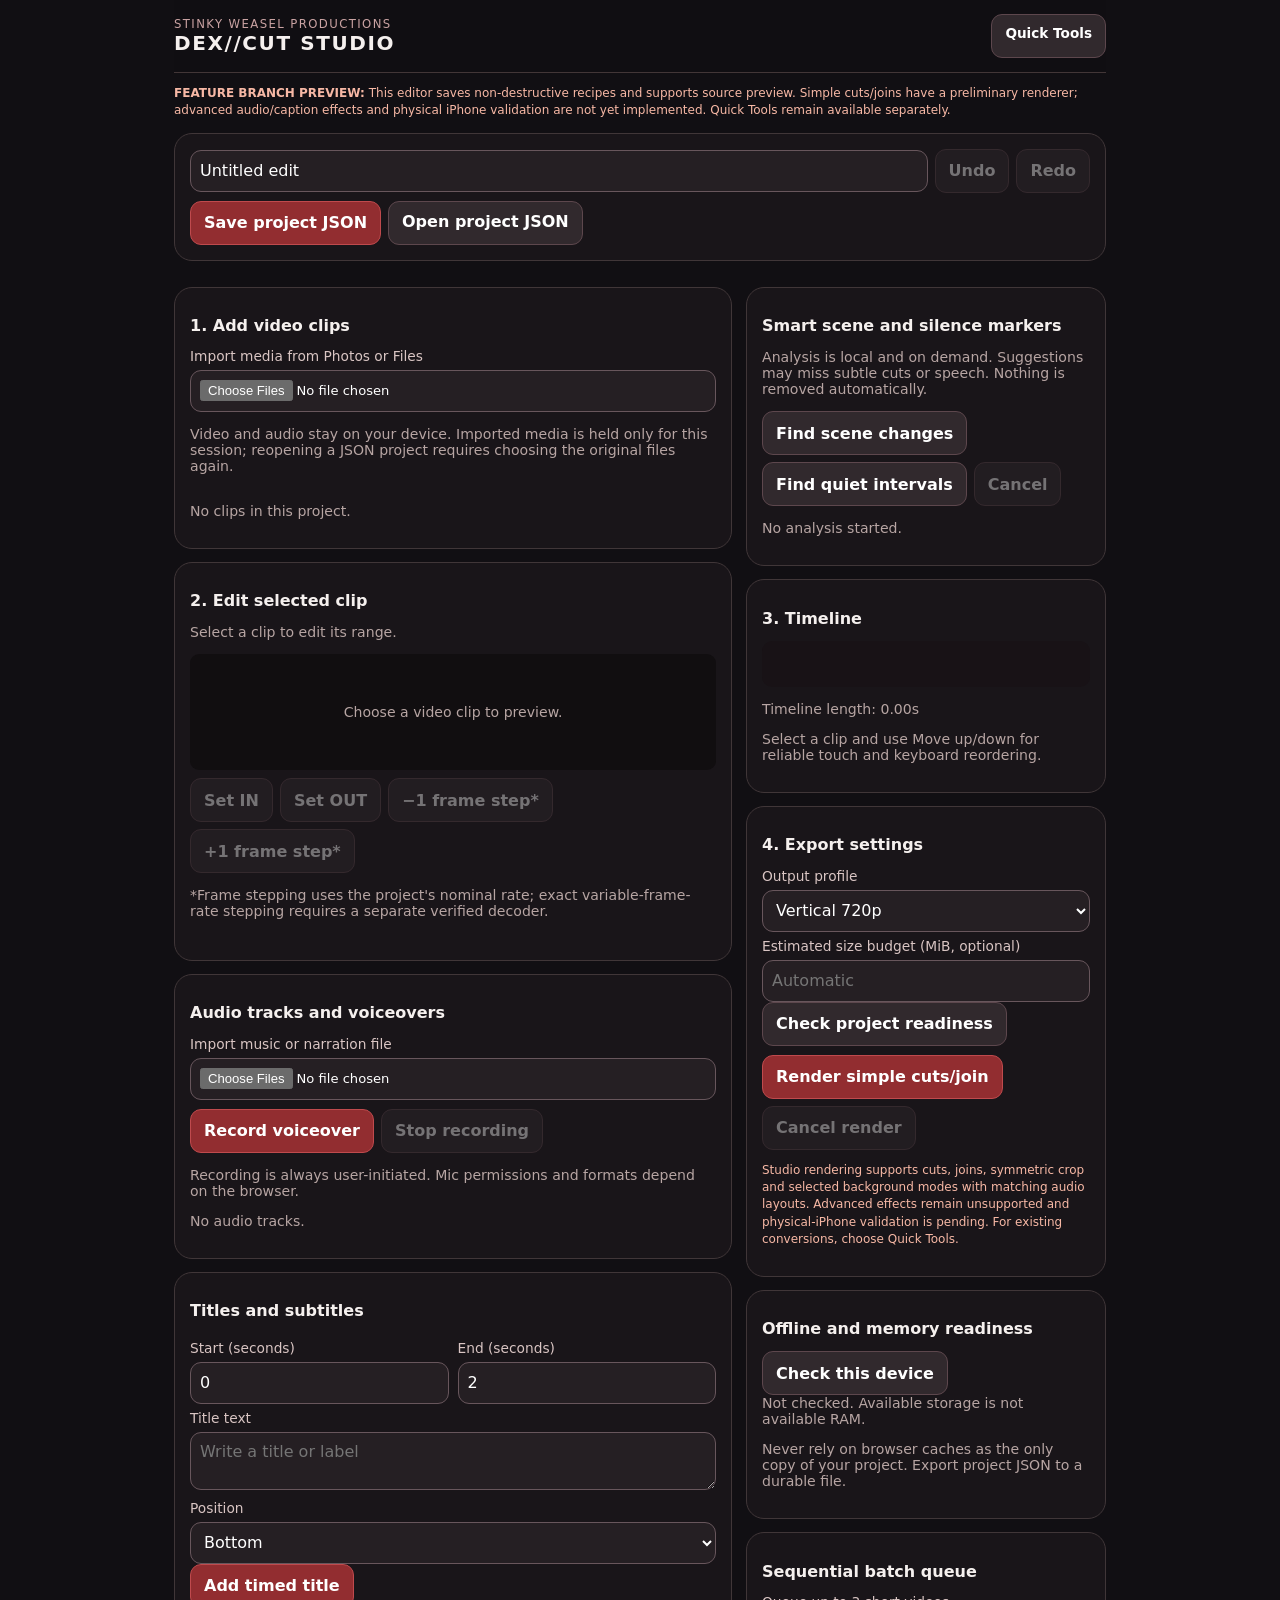
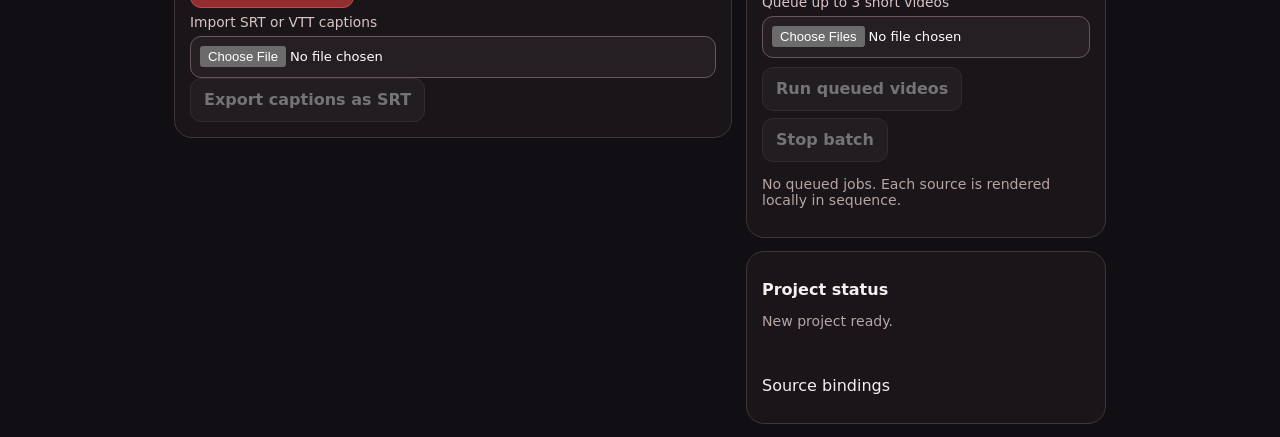
<file: studio.html>
<!doctype html>
<html lang="en">
<head>
<meta charset="utf-8">
<meta name="viewport" content="width=device-width,initial-scale=1,viewport-fit=cover">
<meta name="theme-color" content="#111013">
<title>DEX//CUT — Studio (Development Preview)</title>
<style>
:root{color-scheme:dark;font:16px system-ui,-apple-system,sans-serif;background:#110f13;color:#f5f0ee}*{box-sizing:border-box}body{margin:0;padding:env(safe-area-inset-top) max(14px,env(safe-area-inset-right)) env(safe-area-inset-bottom) max(14px,env(safe-area-inset-left));max-width:960px;margin-inline:auto}header{display:flex;align-items:center;justify-content:space-between;gap:10px;position:sticky;top:0;z-index:2;background:#110f13f5;padding:14px 0;border-bottom:1px solid #423637}h1{font-size:1.25rem;margin:0;letter-spacing:.08em}h2{font-size:1rem}h3{font-size:.96rem;margin:.4rem 0}.eyebrow{color:#caa3a3;font-size:.73rem;text-transform:uppercase;letter-spacing:.12em}.state{font-size:.75rem;color:#f7b8a5;line-height:1.45}.grid{display:grid;grid-template-columns:minmax(0,1fr) minmax(260px,360px);gap:14px}@media(max-width:760px){.grid{display:block}}.panel{border:1px solid #403638;border-radius:18px;background:#191519;padding:15px;margin:13px 0}.muted{color:#b7a5a3;font-size:.88rem}button,.button,input,select,textarea{font:inherit;border-radius:11px}button,.button{background:#922d30;color:#fff;border:1px solid #bf4a4d;padding:10px 13px;min-height:44px;cursor:pointer;font-weight:650}button.secondary,.button.secondary{background:#31292d;border-color:#5d474d}button:disabled{opacity:.4;cursor:not-allowed}button:focus-visible,input:focus-visible,select:focus-visible{outline:3px solid #e8a0a0;outline-offset:2px}input,select,textarea{background:#251f23;color:white;border:1px solid #68565c;padding:9px;width:100%;min-height:42px}label{display:block;font-size:.86rem;color:#d9c5c3;margin:6px 0}input[type=file]{font-size:.82rem}input[type=range]{padding:0;accent-color:#d44b4e}input[type=color]{padding:2px;width:65px}.actions{display:flex;gap:7px;flex-wrap:wrap;align-items:center}.actions>*{flex:0 0 auto}video{width:100%;background:black;border-radius:9px;max-height:310px;object-fit:contain}#previewEmpty{background:#110e10;padding:50px 12px;text-align:center;border-radius:9px}.clips{display:grid;gap:8px}article.clip{background:#241d22;border:1px solid #5b4249;padding:11px;border-radius:13px}article.clip.selected{border-color:#ed7778;box-shadow:inset 0 0 0 1px #ad4040}.clipbar{display:flex;gap:5px;align-items:center;justify-content:space-between}.clipname{font-weight:650;overflow-wrap:anywhere}canvas.editorCanvas{width:100%;display:block;background:#171116;border-radius:11px;touch-action:none;border:1px solid #755258;cursor:crosshair}fieldset{border:1px solid #4b3a41;border-radius:11px;margin:10px 0;padding:10px}legend{color:#f5caca}.controls{display:grid;grid-template-columns:1fr 1fr;gap:9px}.timeline{height:46px;display:flex;overflow:auto;gap:3px;background:#181216;border-radius:10px;padding:5px;touch-action:pan-x} .segment{min-width:22px;background:#773034;border-radius:6px;display:flex;align-items:center;justify-content:center;padding:4px;font-size:.7rem;overflow:hidden}.segment:nth-child(even){background:#9a4040}.thumbs{display:flex;gap:4px;overflow-x:auto;padding:6px 0}.thumbs button{padding:2px;background:#302429;border-color:#64454a;min-height:0;min-width:80px}.thumbs canvas{width:90px;height:50px;object-fit:contain;display:block}#status{min-height:3em}pre{white-space:pre-wrap;word-break:break-word}details{margin-top:9px}summary{cursor:pointer;min-height:44px;display:flex;align-items:center} .sr{position:absolute;clip:rect(0,0,0,0);width:1px;height:1px;overflow:hidden}
</style>
<script defer src="./dexcut-project.js"></script>
<script defer src="./dexcut-export-plan.js"></script>
<script defer src="./dexcut-studio-render.js"></script>
<script defer src="./dexcut-studio-readiness.js"></script>
<script defer src="./dexcut-studio.js"></script>
<script defer src="./dexcut-studio-gestures.js"></script>
<script defer src="./dexcut-studio-markers.js"></script>
<script defer src="./dexcut-studio-batch.js"></script>
</head>
<body>
<header><div><div class="eyebrow">Stinky Weasel Productions</div><h1>DEX//CUT STUDIO</h1></div><a class="button secondary" href="./" style="text-decoration:none;font-size:.85rem">Quick Tools</a></header>
<p class="state"><strong>FEATURE BRANCH PREVIEW:</strong> This editor saves non-destructive recipes and supports source preview. Simple cuts/joins have a preliminary renderer; advanced audio/caption effects and physical iPhone validation are not yet implemented. Quick Tools remain available separately.</p>
<section class="panel" aria-label="Project">
<div class="actions"><input id="title" aria-label="Project title" value="Untitled edit" style="flex:1 1 180px">
<button id="undo" class="secondary" type="button" disabled>Undo</button><button id="redo" class="secondary" type="button" disabled>Redo</button></div>
<div class="actions" style="margin-top:8px">
<button id="downloadProject" type="button">Save project JSON</button><label class="button secondary" style="margin:0">Open project JSON<input id="openProject" class="sr" type="file" accept=".json,application/json"></label>
</div>
</section>
<div class="grid">
<main>
<section class="panel">
<h2>1. Add video clips</h2>
<label for="mediaInput">Import media from Photos or Files</label><input id="mediaInput" type="file" accept="video/*,audio/*" multiple>
<p class="muted">Video and audio stay on your device. Imported media is held only for this session; reopening a JSON project requires choosing the original files again.</p>
<div id="clipList" class="clips" aria-live="polite"><p class="muted">No clips in this project.</p></div>
</section>
<section class="panel">
<h2>2. Edit selected clip</h2>
<p id="selectedHint" class="muted">Select a clip to edit its range.</p>
<video id="preview" controls playsinline preload="metadata" hidden></video>
<div id="previewEmpty" class="muted">Choose a video clip to preview.</div>
<div class="actions" style="margin-top:8px"><button class="secondary" id="markIn" disabled>Set IN</button><button class="secondary" id="markOut" disabled>Set OUT</button><button class="secondary" id="seekBack" disabled>−1 frame step*</button><button class="secondary" id="seekNext" disabled>+1 frame step*</button></div>
<p class="muted">*Frame stepping uses the project's nominal rate; exact variable-frame-rate stepping requires a separate verified decoder.</p>
<div id="editControls" hidden>
<fieldset><legend>Precision time ruler</legend>
<canvas id="precisionTrack" class="editorCanvas" width="800" height="105" role="img" aria-label="Time ruler: drag playhead, pinch to zoom"></canvas>
<div class="controls">
<div><label for="timelineZoom">Timeline zoom</label><input id="timelineZoom" type="range" min="1" max="20" value="1"></div>
<div><label for="timelinePan">Pan across source</label><input id="timelinePan" type="range" min="0" max="100" value="0"></div>
</div><label><input id="snapCuts" type="checkbox" checked style="width:auto;min-height:0"> Snap to cut boundaries</label>
</fieldset>
<fieldset><legend>Interactive crop positioning</legend>
<canvas id="cropWorkspace" class="editorCanvas" width="800" height="450" role="img" aria-label="Video crop: drag to move selected area and pinch to resize"></canvas>
<p class="muted">Drag the crop rectangle; pinch it on a touchscreen. Dashed lines mark the approximate 10% safe area. Keep the numeric inset control below as an alternative.</p>
</fieldset>
<fieldset><legend>Keep source ranges (seconds)</legend>
<div class="controls"><div><label for="rangeStart">IN</label><input type="number" id="rangeStart" min="0" step=".001"></div><div><label for="rangeEnd">OUT</label><input type="number" id="rangeEnd" min="0" step=".001"></div></div>
<div class="actions" style="margin-top:8px"><button id="addRange" type="button">Add keep range</button><button id="removeRange" class="secondary" type="button">Delete selected range</button><button id="invertRange" class="secondary" type="button">Invert ranges</button></div>
<div id="ranges" aria-live="polite"></div></fieldset>
<fieldset><legend>Crop and framing</legend>
<label for="cropShape">Crop amount (%) — symmetric inset</label><input id="cropShape" type="range" min="0" max="40" step="1" value="0"><output id="cropPercent">0%</output>
<label for="backgroundMode">Background choice</label><select id="backgroundMode"><option value="letterbox">Letterbox</option><option value="blur">Blurred enlargement</option><option value="solid">Custom solid color</option></select><label for="backgroundColor">Background color</label><input id="backgroundColor" type="color" value="#000000">
</fieldset>
</div>
<div id="thumbs" class="thumbs" aria-label="Real frame thumbnails"></div>
</section>
<section class="panel">
<h2>Audio tracks and voiceovers</h2>
<label for="audioInput">Import music or narration file</label>
<input id="audioInput" type="file" accept="audio/*" multiple>
<div class="actions" style="margin-top:9px">
<button id="recordVoice" type="button">Record voiceover</button>
<button id="stopVoice" type="button" class="secondary" disabled>Stop recording</button>
</div>
<p id="voiceStatus" role="status" aria-live="polite" class="muted">Recording is always user-initiated. Mic permissions and formats depend on the browser.</p>
<div id="audioTracks" aria-label="Audio track controls"></div>
</section>
<section class="panel">
<h2>Titles and subtitles</h2>
<div class="controls">
<div><label for="textStart">Start (seconds)</label><input id="textStart" type="number" min="0" step=".1" value="0"></div>
<div><label for="textEnd">End (seconds)</label><input id="textEnd" type="number" min=".1" step=".1" value="2"></div>
</div>
<label for="textContent">Title text</label><textarea id="textContent" rows="2" maxlength="400" placeholder="Write a title or label"></textarea>
<label for="textPosition">Position</label><select id="textPosition"><option value="bottom">Bottom</option><option value="center">Center</option><option value="top">Top</option></select>
<div class="actions"><button id="addTitle" type="button">Add timed title</button></div>
<label for="subtitleInput">Import SRT or VTT captions</label><input id="subtitleInput" type="file" accept=".srt,.vtt,text/plain,text/vtt">
<button id="exportSrt" type="button" class="secondary" disabled>Export captions as SRT</button>
<div id="textTracks" aria-label="Title and subtitle cues"></div>
</section>
</main>
<aside>
<section class="panel">
<h2>Smart scene and silence markers</h2>
<p class="muted">Analysis is local and on demand. Suggestions may miss subtle cuts or speech. Nothing is removed automatically.</p>
<div class="actions"><button id="analyzeScenes" type="button" class="secondary">Find scene changes</button><button id="analyzeSilence" type="button" class="secondary">Find quiet intervals</button><button id="cancelAnalyze" type="button" class="secondary" disabled>Cancel</button></div>
<p id="analyzeStatus" role="status" class="muted">No analysis started.</p>
<div id="markerResults" aria-label="Suggested cut points"></div>
</section>
<section class="panel"><h2>3. Timeline</h2><div id="timeline" class="timeline" aria-label="Clip timeline"></div><p id="duration" class="muted">0 seconds</p><p class="muted">Select a clip and use Move up/down for reliable touch and keyboard reordering.</p></section>
<section class="panel">
<h2>4. Export settings</h2>
<label for="exportPreset">Output profile</label><select id="exportPreset"><option value="portrait-720p">Vertical 720p</option><option value="landscape-720p">Landscape 720p</option><option value="square-720p">Square 720p</option><option value="portrait-1080p">Vertical 1080p</option><option value="messaging">Messaging</option></select>
<label for="sizeTarget">Estimated size budget (MiB, optional)</label><input id="sizeTarget" type="number" min="1" step="1" placeholder="Automatic">
<button type="button" id="checkExport" class="secondary">Check project readiness</button>
<div class="actions" style="margin-top:9px"><button type="button" id="renderVideo">Render simple cuts/join</button><button type="button" id="cancelRender" class="secondary" disabled>Cancel render</button></div>
<progress id="renderProgress" max="100" value="0" hidden style="width:100%" aria-label="Render progress"></progress>
<div id="renderResult" aria-live="polite"></div>
<div id="exportResult" role="status" class="muted"></div>
<p class="state">Studio rendering supports cuts, joins, symmetric crop and selected background modes with matching audio layouts. Advanced effects remain unsupported and physical-iPhone validation is pending. For existing conversions, choose Quick Tools.</p>
</section>
<section class="panel">
<h2>Offline and memory readiness</h2>
<button id="refreshReadiness" type="button" class="secondary">Check this device</button>
<div id="readiness" class="muted" role="status" aria-live="polite">Not checked. Available storage is not available RAM.</div>
<p class="muted">Never rely on browser caches as the only copy of your project. Export project JSON to a durable file.</p>
</section>
<section class="panel">
<h2>Sequential batch queue</h2>
<label for="batchInput">Queue up to 3 short videos</label>
<input id="batchInput" type="file" accept="video/*" multiple>
<div class="actions" style="margin-top:9px"><button id="runBatch" type="button" class="secondary">Run queued videos</button><button id="cancelBatch" type="button" class="secondary" disabled>Stop batch</button></div>
<p id="batchStatus" class="muted" role="status" aria-live="polite">No queued jobs. Each source is rendered locally in sequence.</p>
<div id="batchList"></div>
</section>
<section class="panel"><h2>Project status</h2><div id="status" role="status" aria-live="polite" class="muted">New project ready.</div><details><summary>Source bindings</summary><div id="bindings" class="muted">No media linked</div></details></section>
</aside>
</div>
</body></html>
</file>
<file: dexcut.css>
/* DEX//CUT visual system. Presentation only: original FFmpeg functions remain untouched. */
:root{
 --bg:#111113;--bg2:#161416;--panel:#201b1c;--panel2:#282122;--panel3:#302627;
 --ink:#f2e5c9;--muted:#c9bdac;--faint:#a99b88;
 --line:#51403c;--line2:#70544d;--red:#e33434;--red2:#b92727;--redSoft:rgba(227,52,52,.16);
 --green:#98dcb2;--amber:#eac184;--radius:13px;
 --shadow:0 24px 70px rgba(0,0,0,.55);
}
body{background:#111113;color:var(--ink)}
body::before{background:radial-gradient(ellipse at 80% 5%,rgba(227,52,52,.14),transparent 33rem),linear-gradient(180deg,#151214,#0b0a0d)}
body::after{opacity:.11;background-size:42px 42px}
button:focus-visible,input:focus-visible,select:focus-visible,a:focus-visible,summary:focus-visible{outline:3px solid var(--ink);outline-offset:3px}
button:not(:disabled){cursor:pointer}
.app{width:min(1130px,100%);padding-bottom:calc(34px + var(--safe-bottom))}
.topbar{padding:9px 2px 15px;border-bottom:1px solid var(--line);margin-bottom:15px}
.brand{font-size:clamp(20px,2.8vw,28px);font-weight:1000;letter-spacing:-.055em;gap:10px;line-height:1}
.brand .brandmark{display:none}
.brandIcon{width:46px;height:46px;border-radius:10px;background:#282021;border:1px solid #67413e;overflow:hidden}
.brandWord{display:block;white-space:nowrap}
.brandSlash,.footer strong span{color:var(--red)}
.brandWord small{display:block;color:#ccb6a4;font-size:8px;letter-spacing:.19em;margin-top:5px;font-weight:800}
.topActions{gap:8px}
.localchip{border-color:#5e4541;color:#eadbca;background:#292021;font-size:10px}
.localchip::before{background:var(--red);box-shadow:0 0 0 4px rgba(227,52,52,.09)}
.installBtn{border-color:#82433e;background:#35201f;color:#f7e8dc;min-height:44px;border-radius:10px}
.installBtn:hover{background:#4e2926}
.hero{position:relative;isolation:isolate;min-height:342px;display:grid;grid-template-columns:minmax(0,1.4fr) minmax(210px,.85fr);align-items:end;gap:8px;padding:clamp(20px,3.5vw,38px);margin:0 0 15px;border:1px solid #715148;border-radius:17px;overflow:hidden;background:#141214}
.hero::before{content:"";position:absolute;inset:0;z-index:-2;background:url("./assets/dexcut-poster-v2.webp") center/cover no-repeat;opacity:.19}
.hero::after{content:"";position:absolute;inset:0;z-index:-1;background:linear-gradient(90deg,#171314 0%,rgba(23,19,20,.96) 34%,rgba(23,19,20,.45) 100%),radial-gradient(ellipse at 90% 85%,rgba(226,52,52,.23),transparent 56%)}
.heroCopy{min-width:0;align-self:center;z-index:2}
.eyebrow,.heroEyebrow{color:#eaa6a0;font-size:10px;font-weight:900;letter-spacing:.17em;margin-bottom:11px;text-transform:uppercase}
.hero h1{font-family:Impact,"Arial Narrow","Franklin Gothic Heavy",sans-serif;font-weight:900;font-size:clamp(36px,5.7vw,75px);line-height:.97;letter-spacing:-.016em;max-width:none;margin:0 0 14px}
.hero h1 span{display:block;white-space:nowrap}
.hero .heroTag{color:#ec4a47;font-size:clamp(11px,1.35vw,15px);letter-spacing:.14em;font-weight:950;text-transform:uppercase;margin:0 0 12px}
.hero .heroDescription{font-size:14px;color:#ebdecd;line-height:1.55;max-width:470px}
.heroStats{gap:6px;margin-top:16px}
.heroStat{background:rgba(0,0,0,.43);border-color:#745149;color:#e9d8c6;letter-spacing:.06em;border-radius:6px;font-size:9px}
.dexVerdict{display:flex;align-items:center;gap:10px;margin-top:18px;background:rgba(10,9,11,.8);border-left:3px solid var(--red);border-radius:4px 9px 9px 4px;padding:10px 12px;color:var(--ink);font-size:12px}
.dexSignal{font:900 10px ui-monospace,SFMono-Regular,Menlo,monospace;color:#ee7770;white-space:nowrap}
.coreVisual{display:flex!important;align-items:end;justify-content:center;width:100%;min-height:235px;height:100%;position:relative;overflow:visible}
.coreVisual .coreRing,.coreVisual .coreCenter,.coreVisual .corePulse{display:none}
.dexHalo{position:absolute;inset:17% 0 6%;background:radial-gradient(ellipse at center,rgba(227,52,52,.34),transparent 70%);filter:blur(12px)}
.dexCaption{position:absolute;bottom:0;z-index:3;text-align:center;font-size:9px;letter-spacing:.12em;color:#dfb1a4;font-weight:900;text-shadow:0 3px 6px #000}
.dexAsset{display:block;aspect-ratio:1;background-image:url("./assets/dexcut-atlas-v2.webp");background-repeat:no-repeat;background-size:200% 200%;background-position:0 0;flex:none}
.dexAsset.dexIdle{background-position:0 0}
.dexAsset.dexProcessing{background-position:100% 0}
.dexAsset.dexError{background-position:0 100%}
.dexAsset.dexExhausted{background-position:100% 100%}
.brandIcon.dexAsset{background-color:#241e20}
.coreVisual #dexMascot{width:min(100%,310px);height:auto;max-height:none;aspect-ratio:1;position:relative;z-index:2;filter:drop-shadow(0 16px 28px rgba(0,0,0,.5))}
.deviceGate{display:grid;grid-template-columns:46px minmax(0,1fr) auto;align-items:center;gap:15px;border:1px solid #74413d;border-radius:13px;padding:18px;margin-bottom:25px;background:linear-gradient(115deg,#2a1d1e,#181618 83%)}
.deviceGateMark{display:grid;place-items:center;width:46px;height:46px;border-radius:10px;font-size:24px;color:#f2e5c9;border:1px solid #884540;background:#3d2422}
.deviceGateCopy h2{font-size:18px;letter-spacing:.015em;margin:2px 0 5px}
.deviceGateCopy p{font-size:12px;margin:0;color:var(--muted);line-height:1.55;max-width:590px}
.deviceGate .step{color:#f0aca5;margin:0}
.deviceGateAction{min-height:52px;padding:10px 15px;background:var(--red);color:#fff;border:1px solid #e86b62;border-radius:10px;font-size:12px;font-weight:900;letter-spacing:.055em;white-space:nowrap}
.deviceGateAction:hover{background:#c83230}
.deviceGateAction span{font-size:16px;margin-left:5px}
.panel{background:linear-gradient(160deg,#241f20,#171518);border-color:#56423e;box-shadow:0 1px 0 rgba(255,255,255,.035) inset}
.step{color:#e2a39e}
.filePanel{margin-bottom:24px;padding:18px}
.filepick{border-color:#6f534b;background:#171416;border-radius:10px;min-height:164px}
.filepick:hover{border-color:#dc6c61;background:#221a1b}
.filepick .fileicon{background:#402421;color:var(--ink);border-radius:9px}
.filepick strong{letter-spacing:.08em;font-size:17px}
.filepick span{max-width:400px;color:#cbbbab}
.filepick input{z-index:2}
.libraryHead h2{font-family:Impact,"Arial Narrow",sans-serif;font-weight:900;letter-spacing:.01em;font-size:clamp(27px,3.3vw,36px)}
.libraryHead p{color:var(--muted)}
.toolCount{background:#292122;border-color:#57413d;color:var(--ink)}
.searchWrap input{background:#1b1819;border-color:#5b4540;color:var(--ink);border-radius:9px}
.chip{border-radius:9px;background:#211b1c;border-color:#56443f;color:#e1d1c1;min-height:44px}
.chip.active{background:var(--red);border-color:var(--red);color:white}
.jobs{gap:11px}
.job{border-radius:11px;background:linear-gradient(150deg,#292223,#181517);border-color:#55423e;min-height:154px}
.job:hover{border-color:#d35c51;background:#302223}
.job .icon{background:#462724;border:1px solid #69403b;border-radius:9px;color:#efdfc8}
.job strong{color:#f2e5c9}
.job span{color:#c9b9a8}
.job .tag{color:#d9968b}
.job.unavailable{opacity:.56}
.resultHub{border-left:3px solid var(--red)}
.successPill{background:#223328;border-color:#577d5e;color:#bce9c7}
.actionPrimary,.sheetRun,.sheetResultActions .primary,.verifyRun{background:var(--red);color:white}
.toolSheet,.installSheet{background:linear-gradient(#272021,#161416);border-color:#695047;border-radius:18px}
.sheetBrand{display:flex;align-items:center;gap:11px;margin-bottom:12px;color:#e9a29a;font-size:10px;letter-spacing:.13em;font-weight:900}
.sheetBrand .dexAsset{width:58px;height:58px;background-color:#292022;border:1px solid #744c42;border-radius:10px}
.sheetBrand b{display:block;margin-top:4px;color:#eee0cf;font-size:12px;letter-spacing:0}
.processDex{float:right;width:76px;height:76px;max-width:30%;margin:-3px 0 7px 11px}
.resultHeadline .dexAsset{width:62px;height:62px;border-radius:9px;background-color:#292124;border:1px solid #744c42}
.installSteps li,.verifyEntry{background:#241e20;border-color:#5a4540}
.verifySheet .installAppIcon{display:block;width:58px;height:58px}
.verifyEntry .pass{color:#bce9c7}.verifyEntry .fail{color:#ff9a91}
.footer{font-size:11px;color:#c6b7a6;border-top:1px solid #52413d;margin-top:25px}
.footer strong{font-size:15px;color:var(--ink)}.footer small{display:block;margin-top:6px;font-size:9px;letter-spacing:.12em;color:#a99887}
.sr-only{position:absolute!important;width:1px!important;height:1px!important;padding:0!important;margin:-1px!important;overflow:hidden!important;clip:rect(0,0,0,0)!important;white-space:nowrap!important;border:0!important}
@media(max-width:800px){
 .hero{grid-template-columns:1fr 185px;min-height:310px;padding:23px}
 .hero h1{font-size:clamp(37px,5.5vw,61px)}
 .deviceGate{grid-template-columns:1fr}
 .deviceGateMark{display:none}
 .deviceGateAction{width:100%}
}
@media(max-width:580px){
 .brandIcon{width:38px;height:38px}
 .brand{font-size:21px}
 .brandWord small{font-size:7px}
 .hero{grid-template-columns:minmax(0,1fr) 110px;gap:3px;padding:19px 14px 15px;min-height:0}
 .hero h1{font-size:clamp(29px,7.5vw,43px)}
 .hero h1 span{white-space:normal}
 .hero .heroTag{font-size:10px;letter-spacing:.09em}
 .hero .heroDescription{font-size:12px;line-height:1.45}
 .heroStats{gap:5px}.heroStat{font-size:8px;padding:6px 7px}
 .coreVisual{min-height:162px;align-self:center}
 .coreVisual #dexMascot{width:100%;min-width:100px}
 .dexCaption{display:none}
 .dexVerdict{font-size:11px;gap:6px;padding:8px}
 .dexSignal{font-size:9px}
 .deviceGate{padding:14px}
 .deviceGateCopy h2{font-size:16px}
 .job{min-height:144px}
}
@media(max-width:385px){
 .hero{grid-template-columns:minmax(0,1fr) 92px;padding:16px 10px}
 .hero h1{font-size:clamp(27px,7.5vw,35px)}
 .hero .heroDescription{font-size:11px}
 .heroStat{font-size:7px}
 .brandWord small{font-size:6px}
}
@media(prefers-reduced-motion:reduce){
 .dexAsset,.dexHalo,.hero{animation:none!important;transition:none!important}
 .processCard::before{animation:none!important}
}

/* Mobile art direction: a readable headline and a dominant Dexter, never ghosted lettering. */
.hero::before{opacity:.075;background-position:right center}
@media(max-width:580px){
 .hero{display:block;min-height:368px;padding:20px 16px 15px}
 .heroCopy{position:relative;z-index:2}
 .hero .eyebrow{font-size:9px;line-height:1.45;max-width:320px}
 .hero h1{font-size:clamp(39px,10.2vw,54px);margin-bottom:10px}
 .hero h1 span{white-space:normal}
 .hero .heroTag{font-size:10px;line-height:1.5}
 .hero .heroDescription{font-size:12px;line-height:1.55;width:calc(100% - 125px);min-width:170px}
 .heroStats{max-width:calc(100% - 155px);align-content:start}
 .coreVisual{display:flex!important;position:absolute;right:1px;bottom:34px;width:178px;height:190px;min-height:0;pointer-events:none;align-self:auto}
 .coreVisual #dexMascot{width:100%;min-width:0;max-height:none}
 .dexVerdict{margin-top:38px;position:relative;z-index:5;max-width:100%}
}
@media(max-width:385px){
 .hero{min-height:375px;padding:17px 12px 14px}
 .hero h1{font-size:clamp(37px,11vw,42px)}
 .hero .heroDescription{min-width:148px;width:calc(100% - 133px)}
 .heroStats{max-width:calc(100% - 141px)}
 .coreVisual{width:158px;height:172px;bottom:45px}
 .dexVerdict{margin-top:38px}
}

/* WCAG AA: preserve canonical vivid red for accents; deepen actionable red beneath white labels. */
:root{--action-red:#cb292d}
.deviceGateAction,.chip.active,.actionPrimary,.sheetRun,.sheetResultActions .primary,.verifyRun,.installPrimary{background:var(--action-red);color:#fff}
.deviceGateAction{border-color:#e33434}
.deviceGateAction:hover,.installPrimary:hover{background:#b92428}

/* High-resolution artwork: four 627px cells at 1:1, not upscaled 160px sprites. */
.brandIcon.dexAsset{background-image:url("./icon-192-v2.png");background-size:cover;background-position:center;background-repeat:no-repeat}
.footerWordmark{display:block;width:min(100%,300px);height:auto;aspect-ratio:3/1;object-fit:contain;margin:0 0 10px}
@media(max-width:580px){.hero::before{background-image:none}}

/* Keep the full-resolution Dexter silhouette clear of the verdict bar on phones. */
@media(max-width:580px){.coreVisual{bottom:58px}}
@media(max-width:385px){.coreVisual{bottom:66px}}

/* Recoverable conversion failures are not successful outputs. */
.resultCheck.failed{background:#36181b;border-color:#874246;color:#ffa9a0}
.errorDiagnostics{width:100%;min-height:48px;margin-top:12px;padding:10px 14px;border:1px solid #675158;border-radius:13px;background:#272229;color:#f4e8e8;font-weight:800;cursor:pointer}
.errorDiagnostics:focus-visible{outline:3px solid #82aeff;outline-offset:2px}
.sheetResult .previewFrame.hidden{display:none}
</file>
<file: dexcut-waveform.css>
/* Browser-native waveform surfaces. Existing DEX//CUT layout remains authoritative. */
.dc-wave-mount:empty{display:none}
.dc-timeline{margin-top:14px;padding:13px;border:1px solid #363641;border-radius:17px;background:linear-gradient(180deg,#16161c,#0b0b10);min-width:0;overflow:hidden}
.dc-timeline--tool{margin-top:16px}
.dc-timeline--result{margin:12px 0 0;border-color:#34343c}
.dc-wave-head{display:flex;align-items:center;justify-content:space-between;flex-wrap:wrap;gap:7px;margin-bottom:10px}
.dc-wave-title{font-size:11px;letter-spacing:.1em;font-weight:900;color:#ff8d86}
.dc-wave-status{font-size:11px;color:#bbc2cd;line-height:1.35}
.dc-media-slot{display:grid;place-items:center;background:#09090d;border-radius:11px;overflow:hidden;margin-bottom:12px}
.dc-media-slot video{display:block;width:100%;max-height:245px;object-fit:contain}
.dc-media-slot audio{width:100%;min-height:54px}
.dc-wave-track{height:98px;position:relative;width:100%;border:1px solid #444450;border-radius:10px;background:linear-gradient(180deg,#0f1016,#15151a 50%,#0f1016);touch-action:pan-y;user-select:none;-webkit-user-select:none;cursor:crosshair;overflow:hidden}
.dc-wave-track:not(.dc-ready){cursor:default}
.dc-wave-canvas{display:block;width:100%;height:98px;pointer-events:none}
.dc-wave-selection{position:absolute;top:0;bottom:0;left:0;width:0;background:rgba(255,59,48,.16);border-left:1px solid #ff786e;border-right:1px solid #ff786e;pointer-events:none}
.dc-wave-playhead{position:absolute;top:0;bottom:0;left:0;width:2px;background:#fff;box-shadow:0 0 0 1px #15151b,0 0 10px rgba(255,255,255,.65);pointer-events:none;z-index:3}
.dc-handle{position:absolute;top:25px;left:0;transform:translateX(-50%);min-width:44px;min-height:46px;border:1px solid #ff665c;border-radius:11px;background:#521e1a;color:#fff;font-weight:950;font-size:13px;box-shadow:0 4px 14px rgba(0,0,0,.45);cursor:ew-resize;touch-action:none;z-index:4}
.dc-handle--end{background:#39232a;border-color:#cf96a0}
.dc-handle:focus-visible{outline:3px solid #82aeff;outline-offset:2px}
.dc-wave-readout{display:flex;justify-content:space-between;color:#a7adb9;font:12px/1.5 ui-monospace,SFMono-Regular,Menlo,monospace;margin-top:6px;font-variant-numeric:tabular-nums}
.dc-wave-selection-info{margin-top:8px;display:flex;flex-wrap:wrap;justify-content:space-between;gap:5px 9px;font:11px/1.4 ui-monospace,SFMono-Regular,Menlo,monospace;color:#ffaaa4;font-variant-numeric:tabular-nums}
.dc-wave-actions{display:flex;flex-wrap:wrap;gap:7px;margin-top:12px}
.dc-wave-actions button{min-height:44px;padding:9px 11px;border:1px solid #444450;background:#24242b;border-radius:10px;color:#f0f0f4;font-size:12px;font-weight:800;flex:1 1 auto;cursor:pointer;transition:background .12s}
.dc-wave-actions button:active{background:#38383e}
.dc-wave-actions .dc-wave-preview{border-color:#a63931;background:#732823;flex-grow:1.4}
.dc-wave-actions button:focus-visible{outline:3px solid #82aeff;outline-offset:2px}
.dc-timeline--result .dc-wave-actions{margin-top:8px}
.dc-timeline--result .dc-wave-track{height:80px}
.dc-timeline--result .dc-wave-canvas{height:80px}
.dc-timeline--result .dc-handle{top:16px}
@media(max-width:520px){
 .dc-timeline{padding:11px;margin-top:12px;border-radius:14px}
 .dc-media-slot video{max-height:180px}
 .dc-wave-actions button{flex-basis:calc(50% - 4px)}
 .dc-wave-actions .dc-wave-preview{flex-basis:100%}
 .dc-wave-head{align-items:flex-start}
 .dc-wave-status{max-width:100%}
}
@media(prefers-reduced-motion:reduce){
 .dc-wave-actions button{transition:none}
}
</file>
